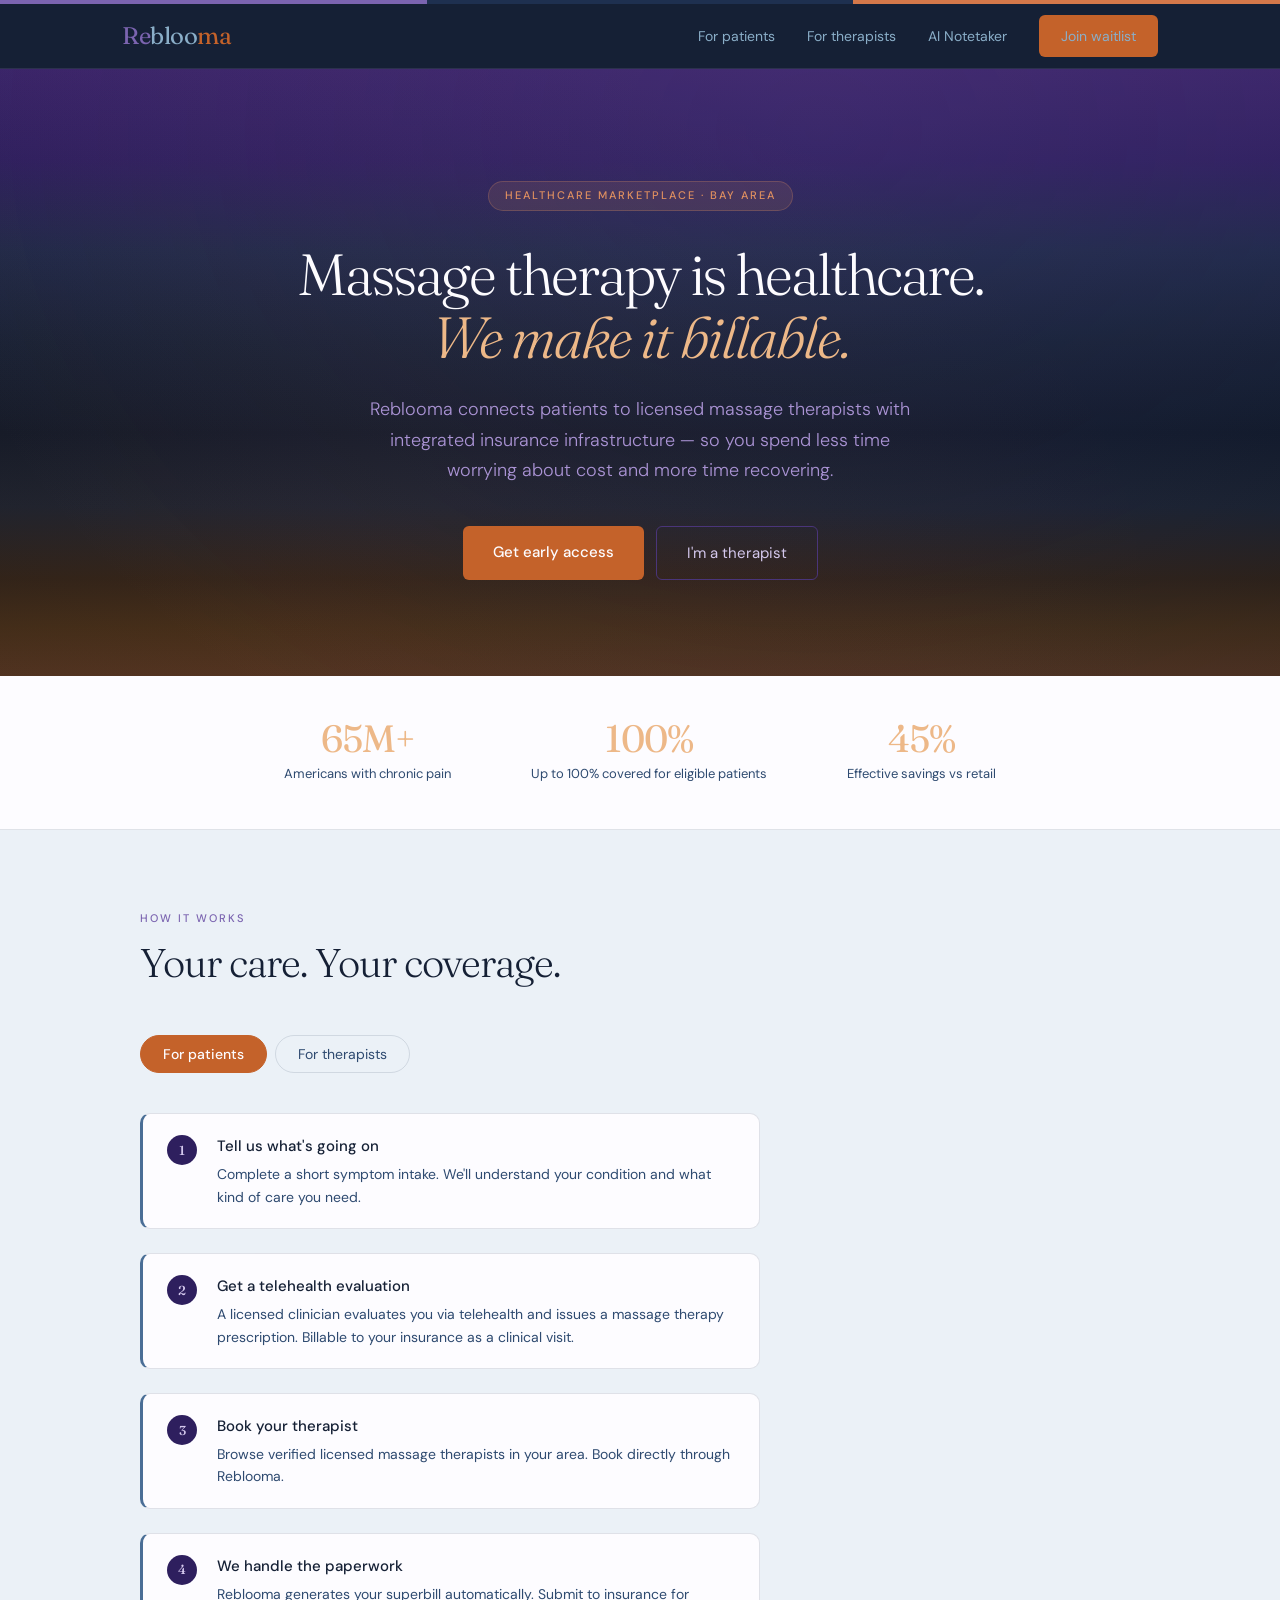
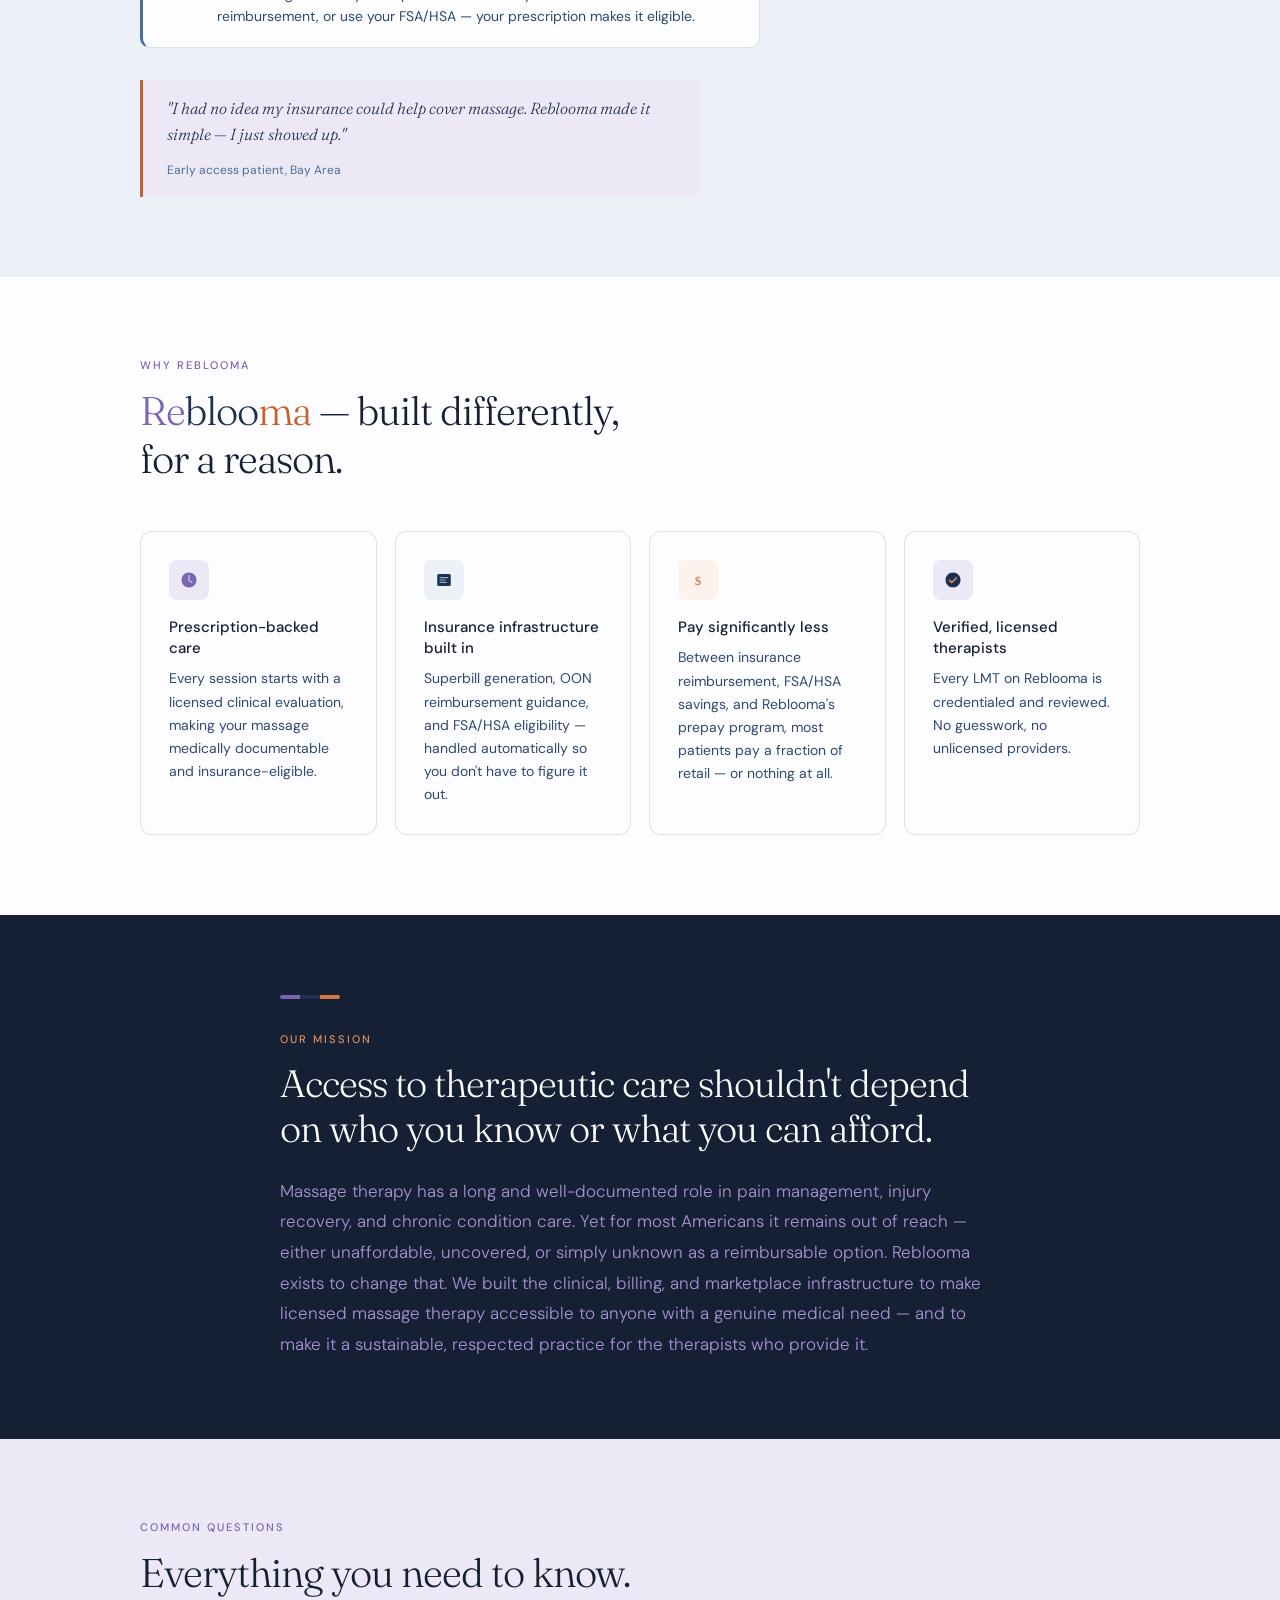
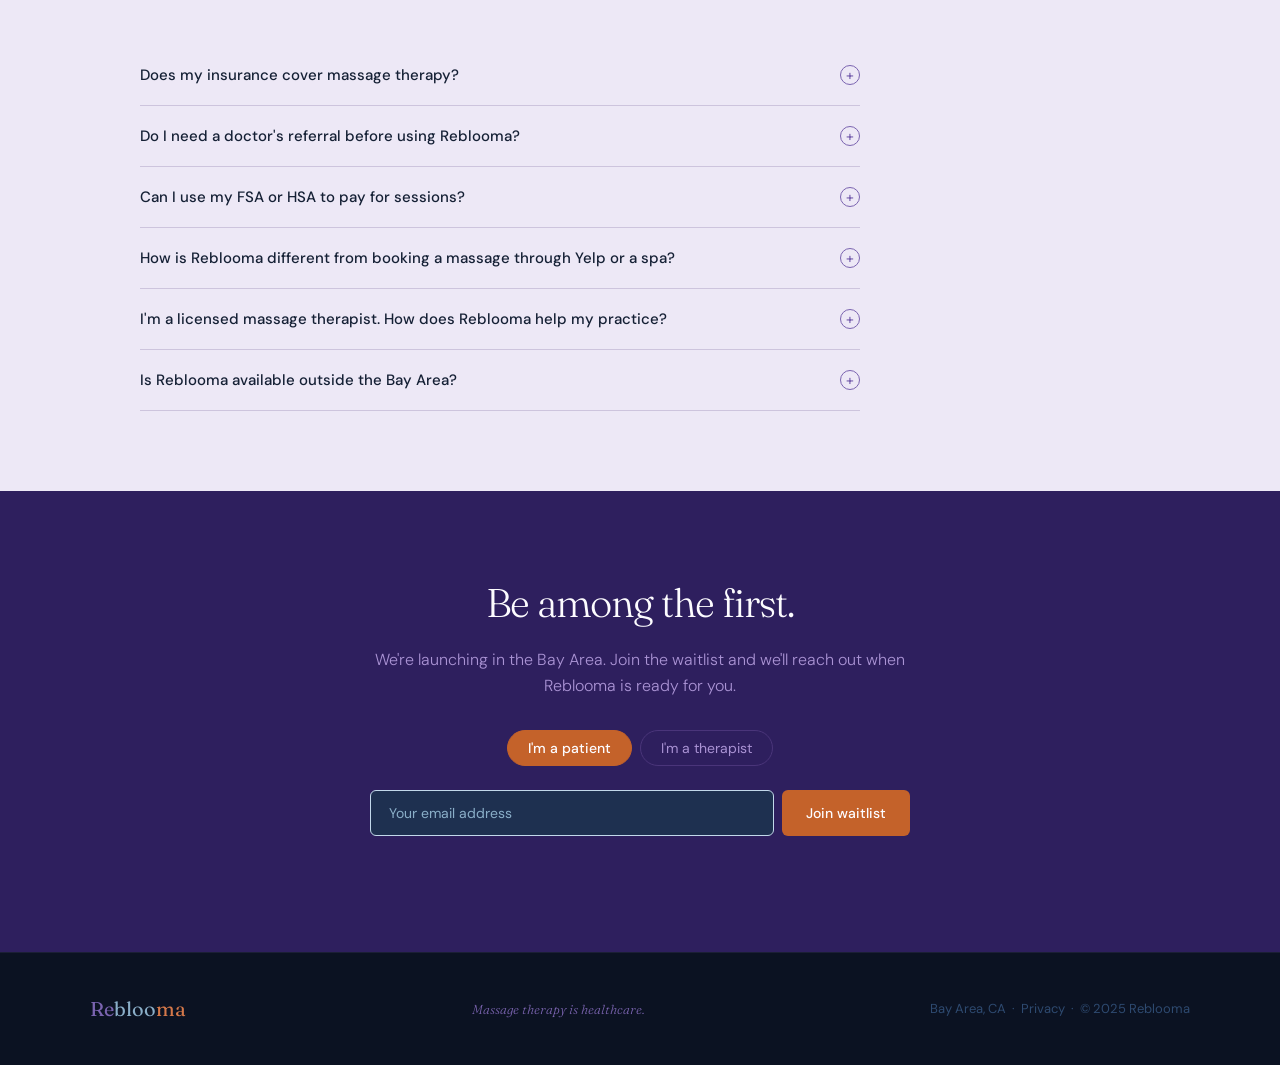
<file: legacy/index-v1.html>
<!DOCTYPE html>
<html lang="en">
<head>
<meta charset="UTF-8">
<meta name="viewport" content="width=device-width, initial-scale=1.0">
<title>Reblooma — Insurance-Covered Massage Therapy in the Bay Area</title>
<meta name="description" content="Reblooma connects patients to licensed massage therapists with integrated insurance reimbursement. Get a telehealth prescription, book a session, and let us handle the superbill. Launching in the Bay Area.">
<meta property="og:title" content="Massage therapy is healthcare. We make it billable.">
<meta property="og:description" content="Reblooma is a healthcare marketplace connecting patients to licensed massage therapists with insurance infrastructure built in. Join the waitlist.">
<meta name="theme-color" content="#152035">
<link rel="preconnect" href="https://fonts.googleapis.com">
<link rel="preconnect" href="https://fonts.gstatic.com" crossorigin>
<link href="https://fonts.googleapis.com/css2?family=Fraunces:ital,opsz,wght@0,9..144,300;0,9..144,400;0,9..144,500;1,9..144,300;1,9..144,400&family=DM+Sans:wght@300;400;500&display=swap" rel="stylesheet">
<style>
  :root {
    --plum: #1A1035;
    --violet: #2E1F5E;
    --purple: #4A357A;
    --lavender: #7B64B0;
    --lilac: #AA93D4;
    --pale-lav: #D4C8ED;
    --fog-lav: #EDE8F6;
    --ink: #0B1222;
    --navy: #152035;
    --navy-mid: #1E3050;
    --steel: #2E4A70;
    --sky: #4A6E96;
    --mist: #8AAEC8;
    --pale-blue: #C2D8EA;
    --fog: #EBF1F7;
    --amber: #C4622A;
    --ember: #D4784A;
    --glow: #E09060;
    --peach: #EDB888;
    --pale-amb: #F5DCC8;
    --white: #FDFCFF;
    --bd: rgba(30,48,80,0.13);
  }

  *, *::before, *::after { box-sizing: border-box; margin: 0; padding: 0; }

  html { scroll-behavior: smooth; }

  body {
    font-family: 'DM Sans', sans-serif;
    background: var(--fog);
    color: var(--navy);
    line-height: 1.6;
    overflow-x: hidden;
  }

  /* ── TRICOLOR BAR ── */
  .tribar {
    display: flex;
    height: 4px;
    width: 100%;
  }
  .tribar span { flex: 1; display: block; }
  .tribar .t1 { background: var(--lavender); }
  .tribar .t2 { background: var(--navy-mid); }
  .tribar .t3 { background: var(--ember); }

  /* ── NAV ── */
  nav {
    background: var(--navy);
    border-bottom: 0.5px solid rgba(170,147,212,0.15);
    position: sticky;
    top: 0;
    z-index: 100;
  }
  .nav-inner {
    max-width: 1100px;
    margin: 0 auto;
    padding: 0 2rem;
    height: 64px;
    display: flex;
    align-items: center;
    justify-content: space-between;
  }
  .logo {
    font-family: 'Fraunces', serif;
    font-size: 24px;
    font-weight: 400;
    letter-spacing: -0.5px;
    text-decoration: none;
  }
  .logo .re { color: var(--lavender); }
  .logo .bloo { color: var(--mist); }
  .logo .ma { color: var(--amber); }

  .nav-links {
    display: flex;
    align-items: center;
    gap: 2rem;
    list-style: none;
  }
  .nav-links a {
    color: var(--mist);
    text-decoration: none;
    font-size: 14px;
    font-weight: 400;
    transition: color 0.2s;
  }
  .nav-links a:hover { color: var(--pale-lav); }

  .btn-amber {
    background: var(--amber);
    color: var(--white);
    border: none;
    padding: 10px 22px;
    border-radius: 6px;
    font-size: 14px;
    font-family: 'DM Sans', sans-serif;
    font-weight: 500;
    cursor: pointer;
    transition: background 0.2s, transform 0.15s;
    text-decoration: none;
    display: inline-block;
  }
  .btn-amber:hover { background: var(--ember); transform: translateY(-1px); }

  .btn-outline {
    background: transparent;
    color: var(--pale-lav);
    border: 0.5px solid var(--purple);
    padding: 10px 22px;
    border-radius: 6px;
    font-size: 14px;
    font-family: 'DM Sans', sans-serif;
    font-weight: 400;
    cursor: pointer;
    transition: border-color 0.2s, background 0.2s;
    text-decoration: none;
    display: inline-block;
  }
  .btn-outline:hover { border-color: var(--lavender); background: rgba(123,100,176,0.1); }

  .hamburger {
    display: none;
    flex-direction: column;
    gap: 5px;
    cursor: pointer;
    padding: 4px;
    background: none;
    border: none;
  }
  .hamburger span {
    display: block;
    width: 22px;
    height: 1.5px;
    background: var(--pale-lav);
    transition: all 0.3s;
  }

  .mobile-menu {
    display: none;
    background: var(--violet);
    padding: 1.5rem 2rem;
    border-top: 0.5px solid rgba(170,147,212,0.15);
  }
  .mobile-menu.open { display: block; }
  .mobile-menu a {
    display: block;
    color: var(--lilac);
    text-decoration: none;
    font-size: 16px;
    padding: 0.75rem 0;
    border-bottom: 0.5px solid rgba(170,147,212,0.1);
  }
  .mobile-menu .btn-amber { margin-top: 1.25rem; width: 100%; text-align: center; }

  /* ── HERO ── */
  .hero {
    background: linear-gradient(180deg, #3A2468 0%, #2E1F5E 15%, #1E2848 30%, #152035 45%, #0F1828 60%, #18202E 72%, #2A2018 84%, #3C2A18 92%, #4A3020 100%);
    padding: 7rem 2rem 6rem;
    text-align: center;
    position: relative;
    overflow: hidden;
  }
  .hero::before {
    content: '';
    position: absolute;
    top: -50%;
    left: -20%;
    width: 140%;
    height: 200%;
    background: radial-gradient(ellipse at 60% 30%, rgba(123,100,176,0.12) 0%, transparent 60%),
                radial-gradient(ellipse at 30% 70%, rgba(196,98,42,0.08) 0%, transparent 50%);
    pointer-events: none;
  }
  .hero-inner {
    max-width: 780px;
    margin: 0 auto;
    position: relative;
    z-index: 1;
  }
  .eyebrow {
    display: inline-block;
    font-size: 11px;
    font-weight: 500;
    letter-spacing: 2px;
    text-transform: uppercase;
    color: var(--glow);
    background: rgba(224,144,96,0.12);
    border: 0.5px solid rgba(224,144,96,0.25);
    padding: 5px 16px;
    border-radius: 100px;
    margin-bottom: 2rem;
    animation: fadeUp 0.7s ease both;
  }
  .hero h1 {
    font-family: 'Fraunces', serif;
    font-size: 58px;
    font-weight: 300;
    line-height: 1.1;
    letter-spacing: -2px;
    color: var(--white);
    margin-bottom: 1.5rem;
    animation: fadeUp 0.7s 0.1s ease both;
  }
  .hero h1 em {
    font-style: italic;
    color: var(--peach);
  }
  .hero-sub {
    font-size: 18px;
    color: var(--lilac);
    line-height: 1.7;
    font-weight: 300;
    margin-bottom: 2.5rem;
    max-width: 560px;
    margin-left: auto;
    margin-right: auto;
    animation: fadeUp 0.7s 0.2s ease both;
  }
  .hero-actions {
    display: flex;
    gap: 12px;
    justify-content: center;
    flex-wrap: wrap;
    animation: fadeUp 0.7s 0.3s ease both;
  }
  .hero-actions .btn-amber,
  .hero-actions .btn-outline {
    padding: 14px 30px;
    font-size: 15px;
  }

  @keyframes fadeUp {
    from { opacity: 0; transform: translateY(18px); }
    to { opacity: 1; transform: translateY(0); }
  }

  /* ── STAT BAR ── */
  .stat-bar {
    background: var(--white);
    border-bottom: 0.5px solid var(--bd);
  }
  .stat-bar-inner {
    max-width: 900px;
    margin: 0 auto;
    padding: 2.75rem 2rem;
    display: flex;
    justify-content: center;
    gap: 5rem;
    flex-wrap: wrap;
  }
  .stat { text-align: center; }
  .stat-num {
    display: block;
    font-family: 'Fraunces', serif;
    font-size: 38px;
    font-weight: 400;
    color: var(--peach);
    letter-spacing: -1px;
    line-height: 1;
  }
  .stat-label {
    display: block;
    font-size: 13px;
    color: var(--steel);
    margin-top: 6px;
    font-weight: 400;
  }

  /* ── SECTIONS ── */
  section { padding: 5rem 2rem; }
  .section-inner { max-width: 1000px; margin: 0 auto; }
  .section-label {
    font-size: 11px;
    font-weight: 500;
    letter-spacing: 2px;
    text-transform: uppercase;
    color: var(--lavender);
    margin-bottom: 0.75rem;
    display: block;
  }
  .section-h2 {
    font-family: 'Fraunces', serif;
    font-size: 40px;
    font-weight: 300;
    letter-spacing: -1px;
    color: var(--navy);
    line-height: 1.2;
    margin-bottom: 3rem;
  }

  /* ── TABS ── */
  .tabs {
    display: flex;
    gap: 8px;
    margin-bottom: 2.5rem;
  }
  .tab-btn {
    padding: 9px 22px;
    border-radius: 100px;
    font-size: 14px;
    font-family: 'DM Sans', sans-serif;
    cursor: pointer;
    border: 0.5px solid var(--bd);
    background: transparent;
    color: var(--steel);
    transition: all 0.2s;
  }
  .tab-btn.active {
    background: var(--amber);
    color: var(--white);
    border-color: var(--amber);
    font-weight: 500;
  }
  .tab-pane { display: none; }
  .tab-pane.active { display: block; }

  /* ── STEPS ── */
  .steps { display: flex; flex-direction: column; gap: 1.5rem; max-width: 620px; }
  .step {
    display: flex;
    gap: 1.25rem;
    align-items: flex-start;
    background: var(--white);
    border: 0.5px solid var(--bd);
    border-left: 3px solid var(--sky);
    border-radius: 10px;
    padding: 1.25rem 1.5rem;
    transition: border-left-color 0.2s, box-shadow 0.2s;
  }
  .step:hover { border-left-color: var(--amber); box-shadow: 0 4px 20px rgba(30,48,80,0.07); }
  .step.lmt-step { border-left-color: var(--lavender); }
  .step.lmt-step:hover { border-left-color: var(--peach); }
  .step-num {
    width: 30px;
    height: 30px;
    border-radius: 50%;
    background: var(--violet);
    color: var(--pale-lav);
    font-size: 13px;
    font-weight: 500;
    display: flex;
    align-items: center;
    justify-content: center;
    flex-shrink: 0;
    margin-top: 1px;
    font-family: 'Fraunces', serif;
  }
  .step-body h4 {
    font-size: 15px;
    font-weight: 500;
    color: var(--navy);
    margin-bottom: 5px;
  }
  .step-body p {
    font-size: 14px;
    color: var(--steel);
    line-height: 1.6;
  }

  .pull-quote {
    margin-top: 2rem;
    border-left: 3px solid var(--amber);
    padding: 1rem 1.5rem;
    background: var(--fog-lav);
    border-radius: 0 8px 8px 0;
    max-width: 560px;
  }
  .pull-quote.lmt { border-left-color: var(--lavender); }
  .pull-quote p {
    font-family: 'Fraunces', serif;
    font-style: italic;
    font-weight: 300;
    font-size: 16px;
    color: var(--navy-mid);
    line-height: 1.6;
    margin-bottom: 8px;
  }
  .pull-quote span { font-size: 12px; color: var(--sky); }

  /* ── FEATURE CARDS ── */
  .how-section { background: var(--fog); }
  .why-section { background: var(--white); }
  .cards-grid {
    display: grid;
    grid-template-columns: repeat(auto-fit, minmax(220px, 1fr));
    gap: 18px;
  }
  .feat-card {
    background: var(--white);
    border: 0.5px solid var(--bd);
    border-radius: 12px;
    padding: 1.75rem;
    transition: border-color 0.2s, transform 0.2s, box-shadow 0.2s;
  }
  .feat-card:hover {
    border-color: var(--purple);
    transform: translateY(-3px);
    box-shadow: 0 8px 32px rgba(30,48,80,0.09);
  }
  .feat-icon {
    width: 40px;
    height: 40px;
    border-radius: 8px;
    background: var(--fog-lav);
    display: flex;
    align-items: center;
    justify-content: center;
    margin-bottom: 1.1rem;
  }
  .feat-icon svg { width: 18px; height: 18px; }
  .feat-card h3 {
    font-size: 15px;
    font-weight: 500;
    color: var(--navy);
    margin-bottom: 8px;
    line-height: 1.4;
  }
  .feat-card p {
    font-size: 14px;
    color: var(--steel);
    line-height: 1.65;
  }

  /* ── MISSION ── */
  .mission-section {
    background: var(--navy);
    padding: 5rem 2rem;
  }
  .mission-inner {
    max-width: 720px;
    margin: 0 auto;
  }
  .mission-section .section-label { color: var(--glow); }
  .mission-section .section-h2 {
    color: var(--white);
    font-size: 38px;
    margin-bottom: 1.5rem;
  }
  .mission-section p {
    font-size: 17px;
    color: var(--lilac);
    line-height: 1.8;
    font-weight: 300;
  }

  /* ── FAQ ── */
  .faq-section { background: var(--fog-lav); }
  .faq-list { max-width: 720px; }
  .faq-item {
    border-bottom: 0.5px solid rgba(74,53,122,0.2);
  }
  .faq-q {
    width: 100%;
    text-align: left;
    background: none;
    border: none;
    padding: 1.25rem 0;
    font-size: 15px;
    font-weight: 500;
    color: var(--navy);
    font-family: 'DM Sans', sans-serif;
    cursor: pointer;
    display: flex;
    justify-content: space-between;
    align-items: center;
    gap: 1rem;
    transition: color 0.2s;
  }
  .faq-q:hover { color: var(--purple); }
  .faq-q .faq-icon {
    flex-shrink: 0;
    width: 20px;
    height: 20px;
    border-radius: 50%;
    border: 0.5px solid var(--lavender);
    display: flex;
    align-items: center;
    justify-content: center;
    color: var(--lavender);
    font-size: 14px;
    transition: transform 0.25s, background 0.2s;
  }
  .faq-item.open .faq-icon {
    transform: rotate(45deg);
    background: var(--lavender);
    color: var(--white);
  }
  .faq-a {
    font-size: 14px;
    color: var(--steel);
    line-height: 1.7;
    max-height: 0;
    overflow: hidden;
    transition: max-height 0.35s ease, padding 0.2s;
    border-left: 3px solid var(--purple);
    padding-left: 0;
    margin-left: 0;
    border-left-width: 0;
  }
  .faq-item.open .faq-a {
    max-height: 200px;
    padding: 0 0 1.25rem 1.25rem;
    border-left-width: 3px;
  }

  /* ── WAITLIST ── */
  .waitlist-section {
    background: var(--violet);
    padding: 5rem 2rem;
    text-align: center;
  }
  .waitlist-inner { max-width: 540px; margin: 0 auto; }
  .waitlist-section h2 {
    font-family: 'Fraunces', serif;
    font-size: 40px;
    font-weight: 300;
    letter-spacing: -1px;
    color: var(--white);
    margin-bottom: 0.75rem;
  }
  .waitlist-section .sub {
    font-size: 16px;
    color: var(--lilac);
    margin-bottom: 2rem;
    line-height: 1.6;
    font-weight: 300;
  }
  .wl-toggle {
    display: flex;
    gap: 8px;
    justify-content: center;
    margin-bottom: 1.5rem;
  }
  .wl-tab {
    padding: 8px 20px;
    border-radius: 100px;
    font-size: 14px;
    font-family: 'DM Sans', sans-serif;
    cursor: pointer;
    border: 0.5px solid var(--purple);
    background: transparent;
    color: var(--lilac);
    transition: all 0.2s;
  }
  .wl-tab.active {
    background: var(--amber);
    color: var(--white);
    border-color: var(--amber);
    font-weight: 500;
  }
  .wl-form {
    display: flex;
    gap: 8px;
    flex-wrap: wrap;
    justify-content: center;
  }
  .wl-form input {
    flex: 1;
    min-width: 220px;
    padding: 13px 18px;
    border-radius: 6px;
    border: 0.5px solid var(--pale-blue);
    background: var(--navy-mid);
    font-size: 14px;
    font-family: 'DM Sans', sans-serif;
    color: var(--white);
    outline: none;
    transition: border-color 0.2s;
  }
  .wl-form input::placeholder { color: var(--mist); }
  .wl-form input:focus { border-color: var(--lavender); }
  .wl-form .btn-amber { padding: 13px 24px; }
  .wl-confirm {
    font-size: 13px;
    color: var(--pale-amb);
    margin-top: 1rem;
    min-height: 20px;
  }

  /* ── FOOTER ── */
  footer {
    background: var(--ink);
    padding: 2.5rem 2rem;
    border-top: 0.5px solid rgba(170,147,212,0.1);
  }
  .footer-inner {
    max-width: 1100px;
    margin: 0 auto;
    display: flex;
    justify-content: space-between;
    align-items: center;
    flex-wrap: wrap;
    gap: 1rem;
  }
  .footer-logo { font-family: 'Fraunces', serif; font-size: 20px; font-weight: 400; }
  .footer-logo .re { color: var(--lavender); }
  .footer-logo .bloo { color: var(--mist); }
  .footer-logo .ma { color: var(--ember); }
  footer p { font-size: 13px; color: var(--steel); }
  footer a { color: var(--steel); text-decoration: none; transition: color 0.2s; }
  footer a:hover { color: var(--lilac); }
  .footer-tagline {
    font-size: 13px;
    color: var(--lavender);
    font-family: 'Fraunces', serif;
    font-style: italic;
    font-weight: 300;
  }

  /* ── SCROLL REVEAL ── */
  .reveal {
    opacity: 0;
    transform: translateY(24px);
    transition: opacity 0.65s ease, transform 0.65s ease;
  }
  .reveal.visible {
    opacity: 1;
    transform: translateY(0);
  }

  /* ── RESPONSIVE ── */
  @media (max-width: 768px) {
    .nav-links { display: none; }
    .hamburger { display: flex; }
    .hero h1 { font-size: 36px; letter-spacing: -1px; }
    .hero-sub { font-size: 16px; }
    .stat-bar-inner { gap: 2.5rem; }
    .stat-num { font-size: 30px; }
    .section-h2 { font-size: 30px; }
    .cards-grid { grid-template-columns: 1fr; }
    .mission-section .section-h2 { font-size: 28px; }
    .waitlist-section h2 { font-size: 30px; }
    .footer-inner { flex-direction: column; text-align: center; }
    .tabs { overflow-x: auto; padding-bottom: 4px; }
  }
</style>
</head>
<body>

<!-- NAV -->
<nav>
  <div class="tribar"><span class="t1"></span><span class="t2"></span><span class="t3"></span></div>
  <div class="nav-inner">
    <a href="#" class="logo"><span class="re">Re</span><span class="bloo">bloo</span><span class="ma">ma</span></a>
    <ul class="nav-links">
      <li><a href="#how-it-works">For patients</a></li>
      <li><a href="#how-it-works" onclick="setTimeout(()=>switchTab('lmt'),100)">For therapists</a></li>
      <li><a href="notetaker.html">AI Notetaker</a></li>
      <li><a href="#waitlist" class="btn-amber">Join waitlist</a></li>
    </ul>
    <button class="hamburger" onclick="toggleMenu()" aria-label="Menu">
      <span></span><span></span><span></span>
    </button>
  </div>
  <div class="mobile-menu" id="mobile-menu">
    <a href="#how-it-works" onclick="toggleMenu()">For patients</a>
    <a href="#how-it-works" onclick="toggleMenu(); setTimeout(()=>switchTab('lmt'),200)">For therapists</a>
    <a href="notetaker.html" onclick="toggleMenu()">AI Notetaker</a>
    <a href="#waitlist" class="btn-amber" onclick="toggleMenu()">Join waitlist</a>
  </div>
</nav>

<!-- HERO -->
<div class="hero">
  <div class="hero-inner">
    <div class="eyebrow">Healthcare marketplace · Bay Area</div>
    <h1>Massage therapy is healthcare.<br><em>We make it billable.</em></h1>
    <p class="hero-sub">Reblooma connects patients to licensed massage therapists with integrated insurance infrastructure — so you spend less time worrying about cost and more time recovering.</p>
    <div class="hero-actions">
      <a href="#waitlist" class="btn-amber">Get early access</a>
      <a href="#how-it-works" class="btn-outline" onclick="setTimeout(()=>switchTab('lmt'),100)">I'm a therapist</a>
    </div>
  </div>
</div>

<!-- STAT BAR -->
<div class="stat-bar">
  <div class="stat-bar-inner">
    <div class="stat reveal">
      <span class="stat-num">65M+</span>
      <span class="stat-label">Americans with chronic pain</span>
    </div>
    <div class="stat reveal" style="transition-delay:0.1s">
      <span class="stat-num">100%</span>
      <span class="stat-label">Up to 100% covered for eligible patients</span>
    </div>
    <div class="stat reveal" style="transition-delay:0.2s">
      <span class="stat-num">45%</span>
      <span class="stat-label">Effective savings vs retail</span>
    </div>
  </div>
</div>

<!-- HOW IT WORKS -->
<section class="how-section" id="how-it-works">
  <div class="section-inner">
    <span class="section-label reveal">How it works</span>
    <h2 class="section-h2 reveal">Your care. Your coverage.</h2>

    <div class="tabs reveal">
      <button class="tab-btn active" id="tab-patient" onclick="switchTab('patient')">For patients</button>
      <button class="tab-btn" id="tab-lmt" onclick="switchTab('lmt')">For therapists</button>
    </div>

    <div class="tab-pane active" id="pane-patient">
      <div class="steps">
        <div class="step reveal">
          <div class="step-num">1</div>
          <div class="step-body">
            <h4>Tell us what's going on</h4>
            <p>Complete a short symptom intake. We'll understand your condition and what kind of care you need.</p>
          </div>
        </div>
        <div class="step reveal" style="transition-delay:0.1s">
          <div class="step-num">2</div>
          <div class="step-body">
            <h4>Get a telehealth evaluation</h4>
            <p>A licensed clinician evaluates you via telehealth and issues a massage therapy prescription. Billable to your insurance as a clinical visit.</p>
          </div>
        </div>
        <div class="step reveal" style="transition-delay:0.15s">
          <div class="step-num">3</div>
          <div class="step-body">
            <h4>Book your therapist</h4>
            <p>Browse verified licensed massage therapists in your area. Book directly through Reblooma.</p>
          </div>
        </div>
        <div class="step reveal" style="transition-delay:0.2s">
          <div class="step-num">4</div>
          <div class="step-body">
            <h4>We handle the paperwork</h4>
            <p>Reblooma generates your superbill automatically. Submit to insurance for reimbursement, or use your FSA/HSA — your prescription makes it eligible.</p>
          </div>
        </div>
      </div>
      <div class="pull-quote reveal" style="transition-delay:0.25s">
        <p>"I had no idea my insurance could help cover massage. Reblooma made it simple — I just showed up."</p>
        <span>Early access patient, Bay Area</span>
      </div>
    </div>

    <div class="tab-pane" id="pane-lmt">
      <div class="steps">
        <div class="step lmt-step">
          <div class="step-num">1</div>
          <div class="step-body">
            <h4>Apply to join</h4>
            <p>We verify your license and credentials. Takes minutes, not weeks.</p>
          </div>
        </div>
        <div class="step lmt-step">
          <div class="step-num">2</div>
          <div class="step-body">
            <h4>Receive qualified patients</h4>
            <p>Every Reblooma patient arrives with a clinical prescription. No cold inquiries, no explaining why massage is medically legitimate. No superbill generation needed — our <a href="notetaker.html" style="color:var(--peach);text-decoration:underline;text-decoration-color:rgba(237,184,136,0.4);">AI notetaker</a> captures the areas you treated and produces the superbill automatically.</p>
          </div>
        </div>
        <div class="step lmt-step">
          <div class="step-num">3</div>
          <div class="step-body">
            <h4>Get paid at session completion</h4>
            <p>No chasing payments, no insurance claims on your end. Reblooma handles billing infrastructure so you focus on care.</p>
          </div>
        </div>
        <div class="step lmt-step">
          <div class="step-num">4</div>
          <div class="step-body">
            <h4>Grow your practice</h4>
            <p>New to the field? Our launch program helps you build a patient base from day one with platform support and steady booking flow.</p>
          </div>
        </div>
      </div>
      <div class="pull-quote lmt">
        <p>"Finally a platform that treats massage therapy as what it is — legitimate medical care."</p>
        <span>Licensed massage therapist, San Jose</span>
      </div>
    </div>
  </div>
</section>

<!-- WHY REBLOOMA -->
<section class="why-section">
  <div class="section-inner">
    <span class="section-label reveal">Why Reblooma</span>
    <h2 class="section-h2 reveal"><span style="color:#7B64B0;">Re</span><span style="color:#1E3050;">bloo</span><span style="color:#C4622A;">ma</span> — built differently,<br>for a reason.</h2>
    <div class="cards-grid">
      <div class="feat-card reveal">
        <div class="feat-icon" style="background: #EDE8F6;">
          <svg viewBox="0 0 18 18" fill="none">
            <path d="M9 1.5C4.86 1.5 1.5 4.86 1.5 9S4.86 16.5 9 16.5 16.5 13.14 16.5 9 13.14 1.5 9 1.5z" fill="#7B64B0"/>
            <path d="M9 4.5v5.25l3 1.75" stroke="#D4C8ED" stroke-width="1.2" stroke-linecap="round"/>
          </svg>
        </div>
        <h3>Prescription-backed care</h3>
        <p>Every session starts with a licensed clinical evaluation, making your massage medically documentable and insurance-eligible.</p>
      </div>
      <div class="feat-card reveal" style="transition-delay:0.08s">
        <div class="feat-icon" style="background: #EBF1F7;">
          <svg viewBox="0 0 18 18" fill="none">
            <rect x="2.25" y="3" width="13.5" height="12" rx="1.5" fill="#1E3050"/>
            <rect x="4.5" y="6" width="9" height="1.2" rx="0.6" fill="#8AAEC8"/>
            <rect x="4.5" y="8.4" width="6" height="1.2" rx="0.6" fill="#8AAEC8"/>
            <rect x="4.5" y="10.8" width="7.5" height="1.2" rx="0.6" fill="#8AAEC8"/>
          </svg>
        </div>
        <h3>Insurance infrastructure built in</h3>
        <p>Superbill generation, OON reimbursement guidance, and FSA/HSA eligibility — handled automatically so you don't have to figure it out.</p>
      </div>
      <div class="feat-card reveal" style="transition-delay:0.16s">
        <div class="feat-icon" style="background: #FDF3EC;">
          <svg viewBox="0 0 18 18" fill="none">
            <text x="9" y="13.5" text-anchor="middle" font-size="13" font-weight="500" font-family="Georgia, serif" fill="#C4622A">$</text>
          </svg>
        </div>
        <h3>Pay significantly less</h3>
        <p>Between insurance reimbursement, FSA/HSA savings, and Reblooma's prepay program, most patients pay a fraction of retail — or nothing at all.</p>
      </div>
      <div class="feat-card reveal" style="transition-delay:0.24s">
        <div class="feat-icon" style="background: #EDE8F6;">
          <svg viewBox="0 0 18 18" fill="none">
            <path d="M9 1.5C4.86 1.5 1.5 4.86 1.5 9S4.86 16.5 9 16.5 16.5 13.14 16.5 9 13.14 1.5 9 1.5z" fill="#1E3050"/>
            <path d="M5.5 9.25l2.25 2.25 4.75-4.75" stroke="#E09060" stroke-width="1.4" stroke-linecap="round" stroke-linejoin="round"/>
          </svg>
        </div>
        <h3>Verified, licensed therapists</h3>
        <p>Every LMT on Reblooma is credentialed and reviewed. No guesswork, no unlicensed providers.</p>
      </div>
    </div>
  </div>
</section>

<!-- MISSION -->
<section class="mission-section">
  <div class="mission-inner">
    <div class="tribar reveal" style="width:60px; margin-bottom:2rem; border-radius:2px; overflow:hidden;">
      <span class="t1"></span><span class="t2"></span><span class="t3"></span>
    </div>
    <span class="section-label reveal">Our mission</span>
    <h2 class="section-h2 reveal">Access to therapeutic care shouldn't depend on who you know or what you can afford.</h2>
    <p class="reveal">Massage therapy has a long and well-documented role in pain management, injury recovery, and chronic condition care. Yet for most Americans it remains out of reach — either unaffordable, uncovered, or simply unknown as a reimbursable option. Reblooma exists to change that. We built the clinical, billing, and marketplace infrastructure to make licensed massage therapy accessible to anyone with a genuine medical need — and to make it a sustainable, respected practice for the therapists who provide it.</p>
  </div>
</section>

<!-- FAQ -->
<section class="faq-section">
  <div class="section-inner">
    <span class="section-label reveal">Common questions</span>
    <h2 class="section-h2 reveal">Everything you need to know.</h2>
    <div class="faq-list reveal">

      <div class="faq-item">
        <button class="faq-q" onclick="toggleFaq(this)">
          Does my insurance cover massage therapy?
          <span class="faq-icon">+</span>
        </button>
        <div class="faq-a">Many commercial insurance plans offer out-of-network reimbursement for massage therapy when prescribed by a licensed clinician. Reblooma's intake process includes a telehealth evaluation that generates a clinical prescription, which is the key document your insurance needs to process a claim. Coverage varies by plan — we help you understand what you're entitled to before you book.</div>
      </div>

      <div class="faq-item">
        <button class="faq-q" onclick="toggleFaq(this)">
          Do I need a doctor's referral before using Reblooma?
          <span class="faq-icon">+</span>
        </button>
        <div class="faq-a">No. Reblooma connects you directly to a licensed physical therapist via telehealth who evaluates your condition and issues a prescription if appropriate. You don't need to see your primary care doctor first.</div>
      </div>

      <div class="faq-item">
        <button class="faq-q" onclick="toggleFaq(this)">
          Can I use my FSA or HSA to pay for sessions?
          <span class="faq-icon">+</span>
        </button>
        <div class="faq-a">Yes. Because every Reblooma session is backed by a clinical prescription, your sessions qualify as a medical expense eligible for FSA and HSA reimbursement. This can meaningfully reduce your out-of-pocket cost.</div>
      </div>

      <div class="faq-item">
        <button class="faq-q" onclick="toggleFaq(this)">
          How is Reblooma different from booking a massage through Yelp or a spa?
          <span class="faq-icon">+</span>
        </button>
        <div class="faq-a">Reblooma is a healthcare platform, not a booking app. Every therapist on our platform is licensed and credentialed, every session is prescription-backed, and we handle the insurance and billing infrastructure that a spa or booking directory simply doesn't provide.</div>
      </div>

      <div class="faq-item">
        <button class="faq-q" onclick="toggleFaq(this)">
          I'm a licensed massage therapist. How does Reblooma help my practice?
          <span class="faq-icon">+</span>
        </button>
        <div class="faq-a">Reblooma sends you qualified patients who arrive with clinical prescriptions, handles payment at session completion, and manages billing administration on your behalf. You focus on delivering care — we handle everything else.</div>
      </div>

      <div class="faq-item">
        <button class="faq-q" onclick="toggleFaq(this)">
          Is Reblooma available outside the Bay Area?
          <span class="faq-icon">+</span>
        </button>
        <div class="faq-a">We're launching in the Bay Area first. If you're outside that area, join the waitlist and we'll notify you when we expand to your region.</div>
      </div>

    </div>
  </div>
</section>

<!-- WAITLIST -->
<section class="waitlist-section" id="waitlist">
  <div class="waitlist-inner">
    <h2 class="reveal">Be among the first.</h2>
    <p class="sub reveal">We're launching in the Bay Area. Join the waitlist and we'll reach out when Reblooma is ready for you.</p>
    <div class="wl-toggle reveal">
      <button class="wl-tab active" id="wl-patient" onclick="switchWaitlist('patient')">I'm a patient</button>
      <button class="wl-tab" id="wl-lmt" onclick="switchWaitlist('lmt')">I'm a therapist</button>
    </div>
    <div class="wl-form reveal">
      <input type="email" id="wl-email" placeholder="Your email address">
      <button class="btn-amber" onclick="handleWaitlist()">Join waitlist</button>
    </div>
    <p class="wl-confirm" id="wl-confirm"></p>
  </div>
</section>

<!-- FOOTER -->
<footer>
  <div class="footer-inner">
    <div class="footer-logo"><span class="re">Re</span><span class="bloo">bloo</span><span class="ma">ma</span></div>
    <p class="footer-tagline">Massage therapy is healthcare.</p>
    <p>Bay Area, CA &nbsp;·&nbsp; <a href="#">Privacy</a> &nbsp;·&nbsp; © 2025 Reblooma</p>
  </div>
</footer>

<script>
  // Tab switching
  function switchTab(lane) {
    document.querySelectorAll('.tab-btn').forEach(b => b.classList.remove('active'));
    document.querySelectorAll('.tab-pane').forEach(p => p.classList.remove('active'));
    document.getElementById('tab-' + lane).classList.add('active');
    document.getElementById('pane-' + lane).classList.add('active');
  }

  // Waitlist toggle
  var wlType = 'patient';
  function switchWaitlist(type) {
    wlType = type;
    document.querySelectorAll('.wl-tab').forEach(b => b.classList.remove('active'));
    document.getElementById('wl-' + type).classList.add('active');
    document.getElementById('wl-confirm').textContent = '';
  }

  function handleWaitlist() {
    var email = document.getElementById('wl-email').value.trim();
    var confirm = document.getElementById('wl-confirm');
    if (!email || !email.includes('@')) {
      confirm.textContent = 'Please enter a valid email address.';
      confirm.style.color = '#EDB888';
      return;
    }
    var label = wlType === 'lmt' ? 'therapist' : 'patient';
    confirm.textContent = "You're on the list as a " + label + ". We'll be in touch soon.";
    confirm.style.color = '#F5DCC8';
    document.getElementById('wl-email').value = '';
  }

  // FAQ accordion
  function toggleFaq(btn) {
    var item = btn.parentElement;
    var isOpen = item.classList.contains('open');
    document.querySelectorAll('.faq-item').forEach(i => i.classList.remove('open'));
    if (!isOpen) item.classList.add('open');
  }

  // Mobile menu
  function toggleMenu() {
    document.getElementById('mobile-menu').classList.toggle('open');
  }

  // Scroll reveal
  var reveals = document.querySelectorAll('.reveal');
  var observer = new IntersectionObserver(function(entries) {
    entries.forEach(function(entry) {
      if (entry.isIntersecting) {
        entry.target.classList.add('visible');
        observer.unobserve(entry.target);
      }
    });
  }, { threshold: 0.12 });
  reveals.forEach(function(el) { observer.observe(el); });
</script>
</body>
</html>
</file>
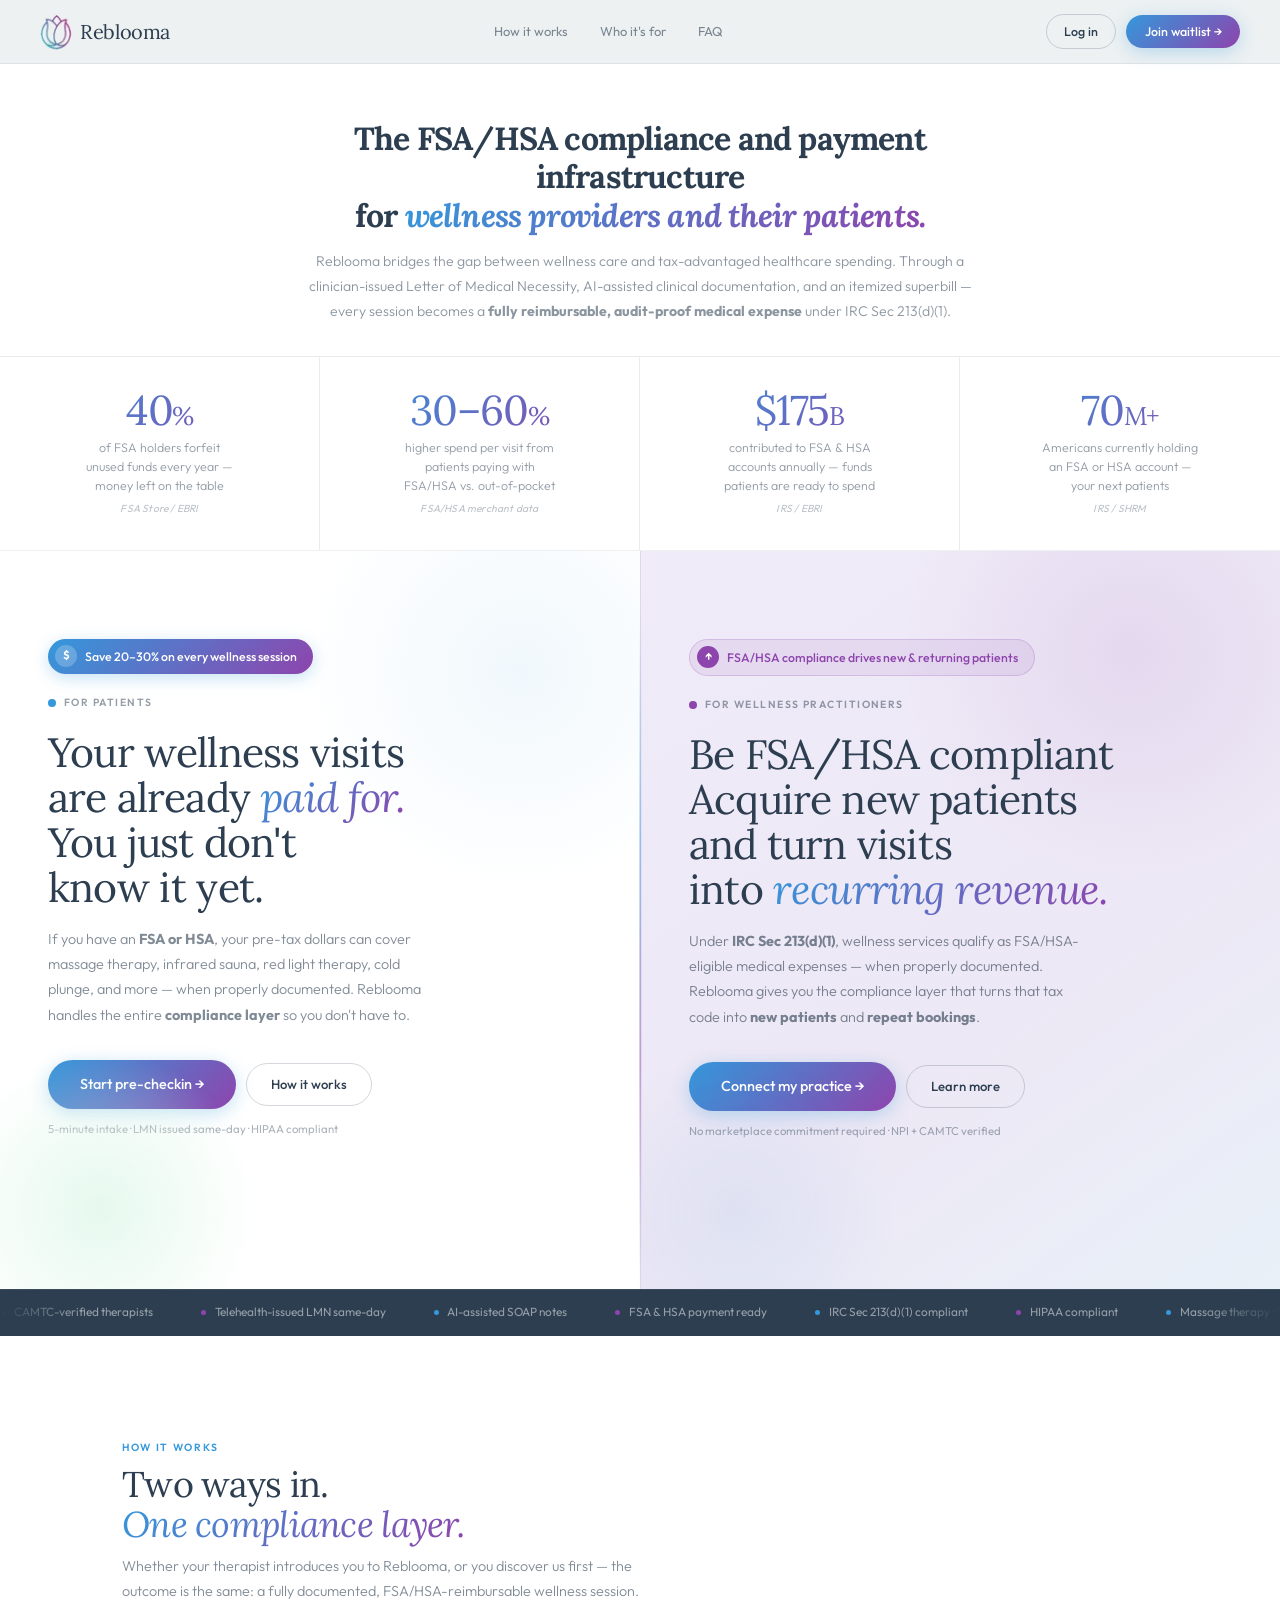
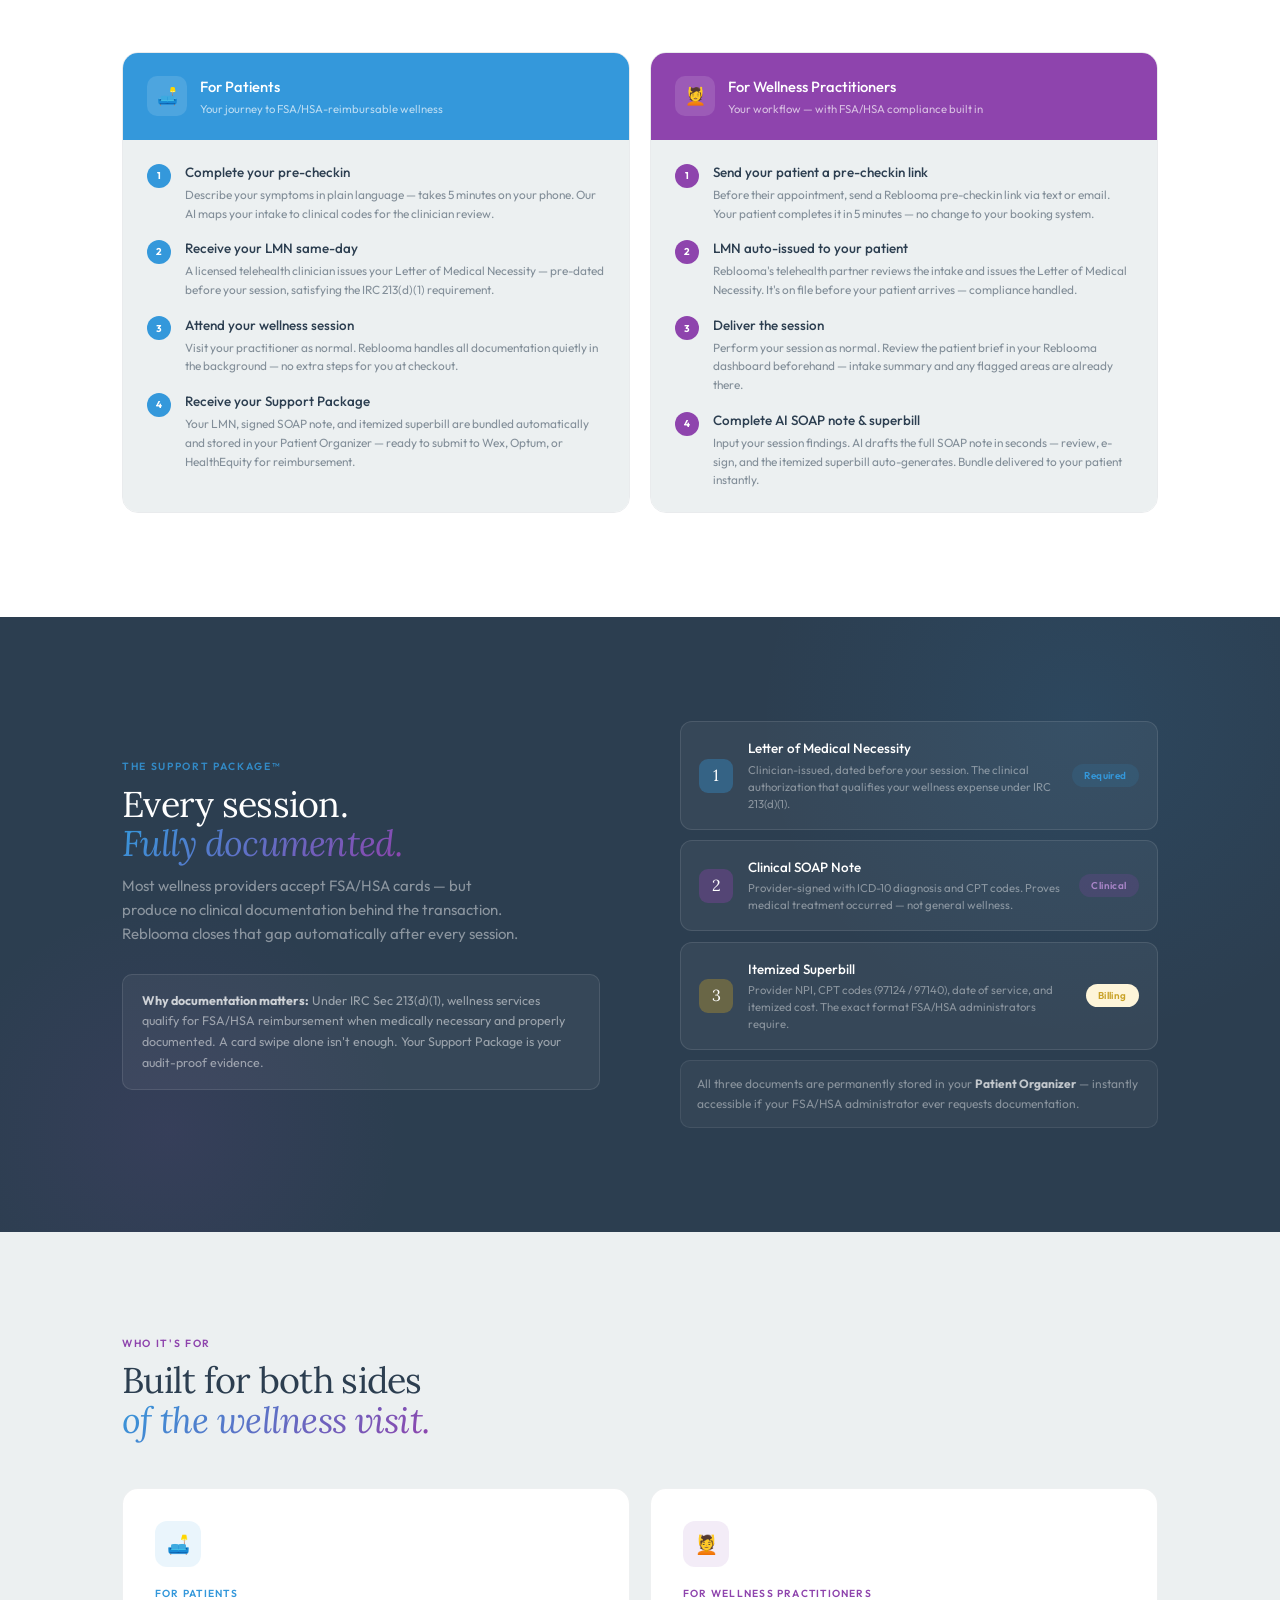
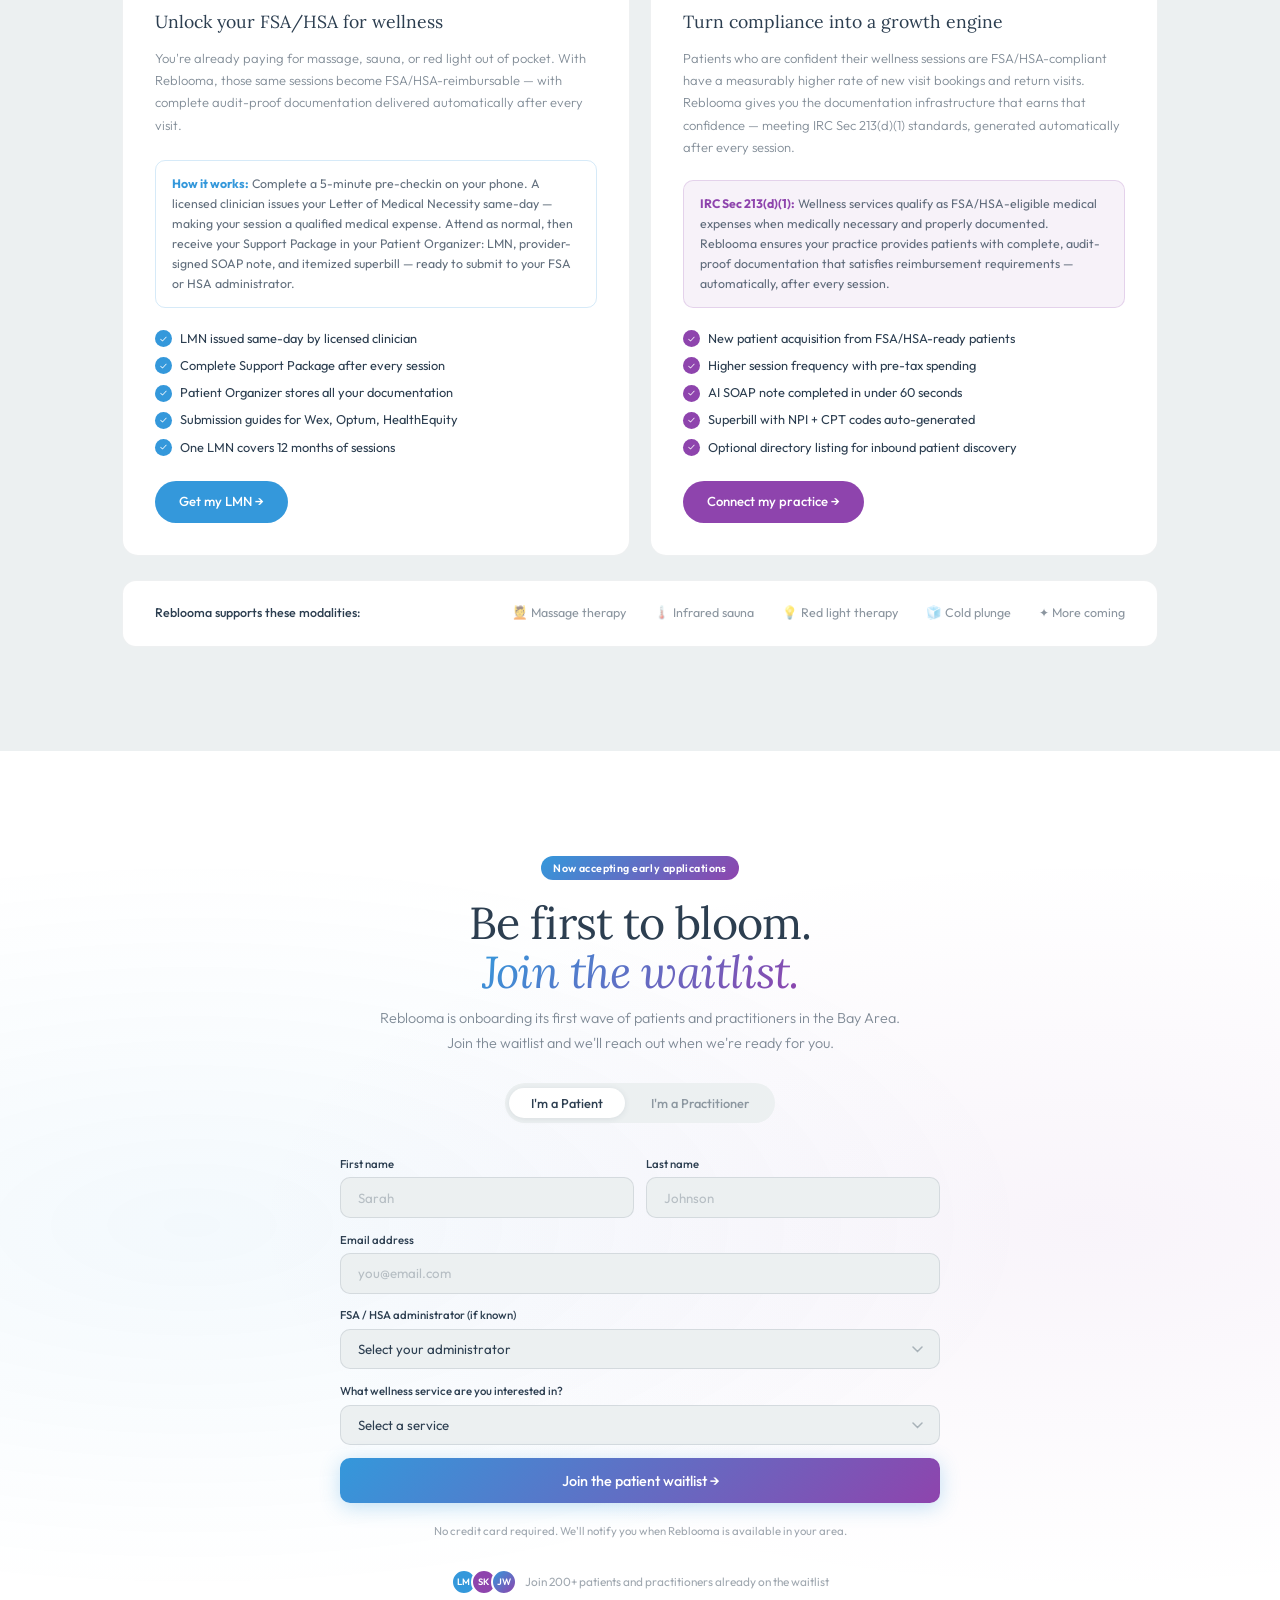
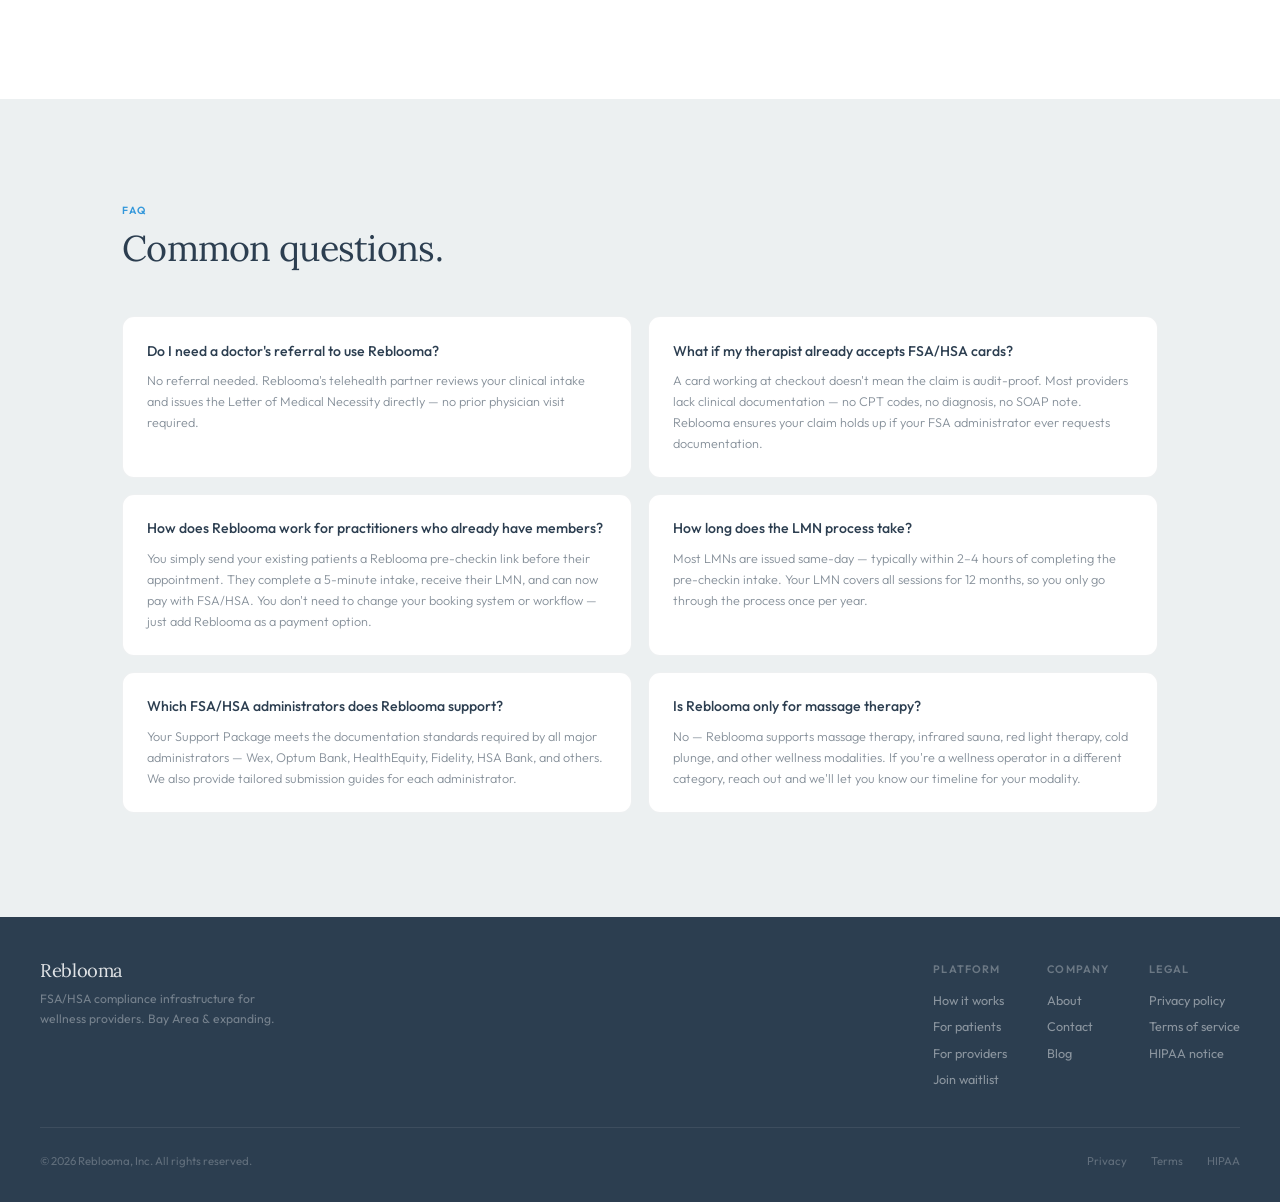
<file: legacy/index-v2-fsa-payments.html>
<!DOCTYPE html>
<html lang="en">
<head>
<meta charset="UTF-8">
<meta name="viewport" content="width=device-width, initial-scale=1.0">
<title>Reblooma — FSA/HSA Payments for Wellness Providers</title>
<link rel="preconnect" href="https://fonts.googleapis.com">
<link rel="preconnect" href="https://fonts.gstatic.com" crossorigin>
<link href="https://fonts.googleapis.com/css2?family=Lora:ital,wght@0,400;0,500;0,600;1,400;1,500&family=Outfit:wght@300;400;500;600&display=swap" rel="stylesheet">
<style>
/* ─────────────────────────────
   RESET & ROOT
───────────────────────────── */
*,*::before,*::after{margin:0;padding:0;box-sizing:border-box;}
html{scroll-behavior:smooth;}
:root{
  /* Brand palette */
  --teal:     #3498db;
  --purple:   #8e44ad;
  --charcoal: #2c3e50;
  --bg:       #ecf0f1;
  --white:    #ffffff;
  --coral:    #f5b7b1;
  --coral-d:  #e8786f;
  --gold:     #fef5d9;
  --gold-d:   #c9a227;
  --sage:     #d5f5e3;
  --sage-d:   #1a7a4a;

  /* Gradient — the brand signature */
  --grad:        linear-gradient(135deg, #3498db 0%, #8e44ad 100%);
  --grad-soft:   linear-gradient(135deg, rgba(52,152,219,.12) 0%, rgba(142,68,173,.12) 100%);
  --grad-text:   linear-gradient(135deg, #3498db, #8e44ad);

  /* Typography */
  --serif: 'Lora', Georgia, serif;
  --sans:  'Outfit', sans-serif;

  /* Shadows */
  --sh-sm: 0 1px 4px rgba(44,62,80,.07), 0 4px 16px rgba(44,62,80,.04);
  --sh-md: 0 4px 24px rgba(44,62,80,.1);
  --sh-lg: 0 12px 48px rgba(44,62,80,.14);

  --radius: 16px;
  --radius-sm: 10px;
}
body{
  font-family:var(--sans);
  background:var(--bg);
  color:var(--charcoal);
  font-size:15px;
  line-height:1.6;
  -webkit-font-smoothing:antialiased;
}
h1,h2,h3{font-family:var(--serif);font-weight:300;letter-spacing:-.02em;line-height:1.1;}
img{display:block;max-width:100%;}

/* ─────────────────────────────
   GRADIENT UTILITIES
───────────────────────────── */
.grad-text{
  background:var(--grad-text);
  -webkit-background-clip:text;
  -webkit-text-fill-color:transparent;
  background-clip:text;
}
.grad-bg{background:var(--grad);}
.grad-border{
  position:relative;
}
.grad-border::before{
  content:'';position:absolute;inset:0;border-radius:inherit;
  padding:1.5px;
  background:var(--grad);
  -webkit-mask:linear-gradient(#fff 0 0) content-box,linear-gradient(#fff 0 0);
  -webkit-mask-composite:xor;mask-composite:exclude;
}

/* ─────────────────────────────
   LAYOUT
───────────────────────────── */
.container{max-width:1100px;margin:0 auto;padding:0 2rem;}

/* ─────────────────────────────
   BUTTONS
───────────────────────────── */
.btn{
  display:inline-flex;align-items:center;gap:.45rem;
  padding:.65rem 1.5rem;border-radius:100px;
  font-family:var(--sans);font-size:.82rem;font-weight:500;
  border:none;cursor:pointer;transition:all .18s;text-decoration:none;
  white-space:nowrap;
}
.btn:hover{transform:translateY(-1px);opacity:.92;}
.btn-grad{background:var(--grad);color:#fff;box-shadow:0 4px 18px rgba(52,152,219,.3);}
.btn-grad:hover{box-shadow:0 6px 24px rgba(52,152,219,.45);}
.btn-charcoal{background:var(--charcoal);color:#fff;}
.btn-charcoal:hover{background:#3a5068;}
.btn-ghost{background:transparent;color:var(--charcoal);border:1.5px solid rgba(44,62,80,.2);}
.btn-ghost:hover{background:rgba(44,62,80,.04);}
.btn-white{background:#fff;color:var(--charcoal);}
.btn-white-outline{background:transparent;color:#fff;border:1.5px solid rgba(255,255,255,.3);}
.btn-white-outline:hover{background:rgba(255,255,255,.08);}
.btn-lg{padding:.82rem 2rem;font-size:.9rem;}

/* ─────────────────────────────
   BADGES
───────────────────────────── */
.badge{
  display:inline-flex;align-items:center;gap:.3rem;
  padding:.22rem .75rem;border-radius:100px;
  font-size:.67rem;font-weight:600;letter-spacing:.04em;
}
.bdg-sage{background:var(--sage);color:var(--sage-d);}
.bdg-coral{background:var(--coral);color:#8b2020;}
.bdg-gold{background:var(--gold);color:var(--gold-d);}
.bdg-grad{background:var(--grad);color:#fff;}
.bdg-ghost{background:rgba(255,255,255,.12);color:rgba(255,255,255,.8);border:.5px solid rgba(255,255,255,.18);}
.bdg-teal{background:rgba(52,152,219,.12);color:var(--teal);}
.bdg-purple{background:rgba(142,68,173,.12);color:var(--purple);}

/* ─────────────────────────────
   ANIMATIONS
───────────────────────────── */
@keyframes fadeUp{from{opacity:0;transform:translateY(22px);}to{opacity:1;transform:translateY(0);}}
@keyframes fadeIn{from{opacity:0;}to{opacity:1;}}
@keyframes bloom{
  0%{transform:scale(.92) rotate(-3deg);opacity:0;}
  100%{transform:scale(1) rotate(0deg);opacity:1;}
}
@keyframes gradShift{
  0%,100%{background-position:0% 50%;}
  50%{background-position:100% 50%;}
}
@keyframes pulse-glow{
  0%,100%{box-shadow:0 0 0 0 rgba(52,152,219,.35);}
  50%{box-shadow:0 0 0 10px rgba(52,152,219,0);}
}
@keyframes ticker{
  0%{transform:translateX(0);}
  100%{transform:translateX(-50%);}
}
.anim-fade-up{animation:fadeUp .7s ease both;}
.anim-fade-in{animation:fadeIn .6s ease both;}
.anim-bloom{animation:bloom .8s cubic-bezier(.34,1.56,.64,1) both;}
.d1{animation-delay:.08s;}
.d2{animation-delay:.18s;}
.d3{animation-delay:.28s;}
.d4{animation-delay:.38s;}
.d5{animation-delay:.48s;}
.d6{animation-delay:.58s;}
.d7{animation-delay:.68s;}

/* Scroll reveal */
.reveal{
  opacity:0;transform:translateY(18px);
  transition:opacity .65s ease,transform .65s ease;
}
.reveal.visible{opacity:1;transform:translateY(0);}
.reveal-delay{transition-delay:.12s;}
.reveal-delay-2{transition-delay:.24s;}

/* ─────────────────────────────
   NAV
───────────────────────────── */
.nav{
  position:fixed;top:0;left:0;right:0;z-index:200;
  height:64px;
  display:flex;align-items:center;justify-content:space-between;
  padding:0 2.5rem;
  background:rgba(236,240,241,.9);
  backdrop-filter:blur(18px);
  border-bottom:.5px solid rgba(44,62,80,.08);
  transition:background .25s;
}
.nav-logo{display:flex;align-items:center;gap:.5rem;text-decoration:none;}
.nav-logo-img{height:36px;width:auto;display:block;}
.nav-logo img{height:36px;width:auto;}
.nav-links{display:flex;align-items:center;gap:2rem;}
.nav-links a{
  font-size:.81rem;color:rgba(44,62,80,.6);text-decoration:none;
  transition:color .15s;font-weight:400;
}
.nav-links a:hover{color:var(--charcoal);}
.nav-cta{display:flex;align-items:center;gap:.65rem;}

/* ─────────────────────────────
   HERO — SPLIT DUAL ENTRY
───────────────────────────── */
.hero{
  min-height:82vh;
  display:grid;
  grid-template-columns:1fr 1fr;
  position:relative;
}

/* Decorative center divider */
.hero::after{
  content:'';
  position:absolute;
  left:50%;top:64px;bottom:0;
  width:1.5px;
  background:linear-gradient(180deg,transparent,rgba(52,152,219,.4),rgba(142,68,173,.4),transparent);
  transform:translateX(-50%);
  pointer-events:none;
  z-index:1;
}

/* Patient side — light */
.hero-patient{
  background:var(--white);
  padding:5.5rem 3.5rem 5rem 3rem;
  display:flex;flex-direction:column;justify-content:flex-start;
  position:relative;overflow:hidden;
}
.hero-patient::before{
  content:'';
  position:absolute;
  width:480px;height:480px;border-radius:50%;
  background:radial-gradient(circle,rgba(52,152,219,.07),transparent 65%);
  top:-120px;right:-120px;
  pointer-events:none;
}
.hero-patient::after{
  content:'';
  position:absolute;
  width:320px;height:320px;border-radius:50%;
  background:radial-gradient(circle,rgba(213,245,227,.6),transparent 70%);
  bottom:-80px;left:-60px;
  pointer-events:none;
}

/* Provider side — charcoal */
.hero-provider{
  background:linear-gradient(145deg,#f0ebf8 0%,#ede8f5 60%,#e8f0f8 100%);
  padding:5.5rem 3.5rem 5rem 3rem;
  display:flex;flex-direction:column;justify-content:flex-start;
  position:relative;overflow:hidden;
  border-left:.5px solid rgba(142,68,173,.12);
}
.hero-provider::before{
  content:'';
  position:absolute;
  width:500px;height:500px;border-radius:50%;
  background:radial-gradient(circle,rgba(142,68,173,.1),transparent 65%);
  top:-150px;right:-100px;
  pointer-events:none;
}
.hero-provider::after{
  content:'';
  position:absolute;
  width:350px;height:350px;border-radius:50%;
  background:radial-gradient(circle,rgba(52,152,219,.08),transparent 65%);
  bottom:-100px;left:-80px;
  pointer-events:none;
}

.hero-tag{
  font-size:.65rem;font-weight:600;letter-spacing:.14em;text-transform:uppercase;
  margin-bottom:1.15rem;
  display:flex;align-items:center;gap:.5rem;
}
.hero-tag-dot{
  width:8px;height:8px;border-radius:50%;flex-shrink:0;
}
.hero-h1{
  font-size:clamp(2.2rem,3.2vw,2.9rem);
  margin-bottom:1.05rem;
}
.hero-sub{
  font-size:.9rem;line-height:1.75;font-weight:300;
  max-width:400px;margin-bottom:2rem;
}
.hero-actions{display:flex;gap:.65rem;flex-wrap:wrap;align-items:center;}
.hero-note{font-size:.71rem;margin-top:.7rem;}

/* Savings pill */
.savings-pill{
  display:inline-flex;align-items:center;gap:.5rem;
  background:var(--grad);
  border-radius:100px;padding:.4rem 1rem .4rem .45rem;
  font-size:.77rem;font-weight:500;color:#fff;
  margin-bottom:1.35rem;width:fit-content;
  box-shadow:0 4px 16px rgba(52,152,219,.28);
}
.savings-pill-ic{
  width:22px;height:22px;border-radius:50%;
  background:rgba(255,255,255,.22);
  display:flex;align-items:center;justify-content:center;
  font-size:.7rem;font-weight:700;color:#fff;flex-shrink:0;
}

/* Provider stat strip */
.stat-strip{
  display:flex;gap:1.85rem;
  margin-top:2rem;padding-top:1.75rem;
  border-top:.5px solid rgba(255,255,255,.1);
}
.stat-val{
  font-family:var(--serif);font-size:1.7rem;font-weight:400;
  color:#fff;line-height:1;
}
.stat-lbl{font-size:.68rem;color:rgba(255,255,255,.42);margin-top:.18rem;}

/* ─────────────────────────────
   TRUST TICKER
───────────────────────────── */
.trust-bar{
  background:var(--charcoal);
  border-top:.5px solid rgba(255,255,255,.07);
  padding:.85rem 0;
  overflow:hidden;
  position:relative;
}
.trust-bar::before,
.trust-bar::after{
  content:'';
  position:absolute;top:0;bottom:0;width:80px;z-index:2;
}
.trust-bar::before{left:0;background:linear-gradient(90deg,var(--charcoal),transparent);}
.trust-bar::after{right:0;background:linear-gradient(-90deg,var(--charcoal),transparent);}
.trust-track{
  display:flex;gap:3rem;
  width:max-content;
  animation:ticker 28s linear infinite;
}
.trust-item{
  display:flex;align-items:center;gap:.55rem;
  font-size:.74rem;color:rgba(255,255,255,.5);
  white-space:nowrap;
}
.trust-item-dot{
  width:5px;height:5px;border-radius:50%;flex-shrink:0;
}

/* ─────────────────────────────
   SECTION SHARED
───────────────────────────── */
.section{padding:6.5rem 0;}
.section-eyebrow{
  font-size:.65rem;font-weight:600;letter-spacing:.16em;
  text-transform:uppercase;margin-bottom:.55rem;
}
.section-title{font-size:clamp(1.9rem,2.8vw,2.6rem);margin-bottom:.65rem;}
.section-sub{
  font-size:.9rem;color:rgba(44,62,80,.6);font-weight:300;
  line-height:1.72;max-width:520px;
}

/* ─────────────────────────────
   HOW IT WORKS
───────────────────────────── */
.how-section{background:var(--white);}
.paths-grid{
  display:grid;grid-template-columns:1fr 1fr;
  gap:1.25rem;margin-top:3rem;
  align-items:stretch;
}
.path-card{
  border-radius:var(--radius);overflow:hidden;
  border:.5px solid rgba(44,62,80,.1);
  transition:transform .2s,box-shadow .2s;
  display:flex;flex-direction:column;
}
.path-card:hover{
  transform:translateY(-4px);
  box-shadow:var(--sh-md);
}
.path-hdr{
  padding:1.35rem 1.5rem;
  display:flex;align-items:center;gap:.8rem;
}
.path-hdr-icon{
  width:40px;height:40px;border-radius:10px;
  display:flex;align-items:center;justify-content:center;
  font-size:1.05rem;flex-shrink:0;
}
.path-hdr-title{font-size:.92rem;font-weight:500;margin-bottom:.1rem;}
.path-hdr-sub{font-size:.71rem;opacity:.65;}
.path-card.teal-path .path-hdr{background:var(--teal);color:#fff;}
.path-card.purple-path .path-hdr{background:var(--purple);color:#fff;}
.path-body{background:var(--bg);padding:1.4rem 1.5rem;flex:1;}
.path-step{display:flex;gap:.85rem;margin-bottom:.95rem;}
.path-step:last-child{margin-bottom:0;}
.pstep-num{
  width:24px;height:24px;border-radius:50%;
  display:flex;align-items:center;justify-content:center;
  font-size:.62rem;font-weight:700;color:#fff;flex-shrink:0;
  margin-top:.1rem;
}
.teal-path .pstep-num{background:var(--teal);}
.purple-path .pstep-num{background:var(--purple);}
.pstep-title{font-size:.84rem;font-weight:500;margin-bottom:.15rem;}
.pstep-desc{font-size:.74rem;color:rgba(44,62,80,.55);line-height:1.58;}

/* ─────────────────────────────
   SUPPORT PACKAGE
───────────────────────────── */
.bundle-section{
  background:var(--charcoal);
  position:relative;overflow:hidden;
}
.bundle-section::before{
  content:'';
  position:absolute;
  width:700px;height:700px;border-radius:50%;
  background:radial-gradient(circle,rgba(52,152,219,.1),transparent 65%);
  top:-250px;right:-150px;pointer-events:none;
}
.bundle-section::after{
  content:'';
  position:absolute;
  width:500px;height:500px;border-radius:50%;
  background:radial-gradient(circle,rgba(142,68,173,.1),transparent 65%);
  bottom:-150px;left:-80px;pointer-events:none;
}
.bundle-inner{
  display:grid;grid-template-columns:1fr 1fr;
  gap:5rem;align-items:center;
  position:relative;z-index:1;
}
.bundle-eyebrow{color:rgba(52,152,219,.85);}
.bundle-title{color:#fff;}
.bundle-sub{color:rgba(255,255,255,.45);max-width:400px;margin-top:.5rem;}
.bundle-note{
  margin-top:1.75rem;
  padding:1rem 1.2rem;
  background:rgba(255,255,255,.05);
  border:.5px solid rgba(255,255,255,.1);
  border-radius:var(--radius-sm);
  font-size:.78rem;color:rgba(255,255,255,.5);line-height:1.65;
}
.bundle-note strong{color:rgba(255,255,255,.75);}

.docs-stack{display:flex;flex-direction:column;gap:.65rem;}
.doc-card{
  display:flex;align-items:center;gap:.9rem;
  background:rgba(255,255,255,.05);
  border:.5px solid rgba(255,255,255,.1);
  border-radius:12px;padding:1rem 1.15rem;
  transition:background .18s,border-color .18s;
}
.doc-card:hover{
  background:rgba(255,255,255,.08);
  border-color:rgba(52,152,219,.3);
}
.doc-num{
  width:34px;height:34px;border-radius:9px;
  display:flex;align-items:center;justify-content:center;
  font-family:var(--serif);font-size:1rem;color:#fff;
  flex-shrink:0;
}
.doc-n1{background:rgba(52,152,219,.35);}
.doc-n2{background:rgba(142,68,173,.35);}
.doc-n3{background:rgba(201,162,39,.35);}
.doc-title{font-size:.84rem;font-weight:500;color:#fff;margin-bottom:.1rem;}
.doc-desc{font-size:.71rem;color:rgba(255,255,255,.42);line-height:1.5;}
.doc-tag{margin-left:auto;flex-shrink:0;}

/* ─────────────────────────────
   FOR YOU SECTION
───────────────────────────── */
.for-section{background:var(--bg);}
.for-grid{
  display:grid;grid-template-columns:1fr 1fr;
  gap:1.25rem;margin-top:3rem;
  align-items:stretch;
}
.for-card{
  background:var(--white);border-radius:var(--radius);
  padding:2rem;border:.5px solid rgba(44,62,80,.08);
  transition:transform .2s,box-shadow .2s;
  position:relative;overflow:hidden;
  display:flex;flex-direction:column;
}
.for-card::after{
  content:'';
  position:absolute;bottom:0;left:0;right:0;height:3px;
  opacity:0;transition:opacity .2s;
}
.for-card.patient-card::after{background:var(--teal);}
.for-card.provider-card::after{background:var(--purple);}
.for-card:hover{transform:translateY(-4px);box-shadow:var(--sh-md);}
.for-card:hover::after{opacity:1;}
.for-icon{
  width:46px;height:46px;border-radius:12px;
  display:flex;align-items:center;justify-content:center;
  font-size:1.15rem;margin-bottom:1.15rem;
}
.for-type{
  font-size:.64rem;font-weight:600;text-transform:uppercase;
  letter-spacing:.12em;margin-bottom:.4rem;
}
.patient-card .for-type{color:var(--teal);}
.provider-card .for-type{color:var(--purple);}
.for-title{
  font-family:var(--serif);font-size:1.1rem;font-weight:400;
  margin-bottom:.65rem;
}
.for-body{font-size:.81rem;color:rgba(44,62,80,.6);line-height:1.72;margin-bottom:1.35rem;font-weight:300;flex:1;}
.for-checks{display:flex;flex-direction:column;gap:.42rem;margin-bottom:1.5rem;flex-shrink:0;}
.for-check{display:flex;align-items:flex-start;gap:.52rem;font-size:.8rem;color:var(--charcoal);}
.check-ic{
  width:17px;height:17px;border-radius:50%;
  display:flex;align-items:center;justify-content:center;
  font-size:.55rem;color:#fff;flex-shrink:0;margin-top:.15rem;
}
.teal-check{background:var(--teal);}
.purple-check{background:var(--purple);}

/* Modalities strip */
.modalities{
  margin-top:2rem;
  background:var(--white);
  border-radius:14px;
  padding:1.4rem 2rem;
  border:.5px solid rgba(44,62,80,.08);
  display:flex;align-items:center;justify-content:space-between;
  flex-wrap:wrap;gap:1rem;
}
.mod-label{font-size:.78rem;font-weight:500;color:var(--charcoal);}
.mod-items{display:flex;gap:1.75rem;flex-wrap:wrap;}
.mod-item{
  display:flex;align-items:center;gap:.4rem;
  font-size:.78rem;color:rgba(44,62,80,.55);
}

/* ─────────────────────────────
   WAITLIST
───────────────────────────── */
.waitlist-section{
  background:var(--white);
  position:relative;overflow:hidden;
}
.waitlist-section::before{
  content:'';
  position:absolute;inset:0;
  background:
    radial-gradient(ellipse at 15% 50%,rgba(52,152,219,.06),transparent 55%),
    radial-gradient(ellipse at 85% 50%,rgba(142,68,173,.06),transparent 55%);
  pointer-events:none;
}
.waitlist-inner{
  max-width:600px;margin:0 auto;
  text-align:center;position:relative;z-index:1;
}
.waitlist-inner .section-title{font-size:clamp(2rem,3.5vw,2.85rem);}
.waitlist-inner .section-sub{margin:0 auto .65rem;text-align:center;}

/* Tabs */
.wl-tabs{
  display:flex;gap:.3rem;
  background:var(--bg);border-radius:100px;
  padding:.28rem;margin:1.75rem auto 2rem;
  width:fit-content;
}
.wl-tab{
  padding:.45rem 1.35rem;border-radius:100px;
  font-family:var(--sans);font-size:.8rem;font-weight:500;
  border:none;cursor:pointer;transition:all .18s;
  color:rgba(44,62,80,.5);background:transparent;
}
.wl-tab.active{
  background:var(--white);color:var(--charcoal);
  box-shadow:0 1px 6px rgba(44,62,80,.1);
}

/* Form */
.wl-form{
  display:flex;flex-direction:column;gap:.8rem;
  text-align:left;
}
.form-row{display:grid;grid-template-columns:1fr 1fr;gap:.8rem;}
.fg{display:flex;flex-direction:column;gap:.28rem;}
.fg label{font-size:.71rem;font-weight:500;color:var(--charcoal);}
.fg input,.fg select{
  padding:.7rem 1.05rem;
  border:1.5px solid rgba(44,62,80,.12);
  border-radius:var(--radius-sm);
  font-family:var(--sans);font-size:.83rem;
  background:var(--bg);color:var(--charcoal);
  outline:none;transition:border-color .15s,background .15s;
}
.fg input:focus,.fg select:focus{
  border-color:var(--teal);background:var(--white);
}
.fg input::placeholder{color:rgba(44,62,80,.28);}
.fg select{
  appearance:none;cursor:pointer;
  background-image:url("data:image/svg+xml,%3Csvg width='11' height='7' viewBox='0 0 11 7' fill='none' xmlns='http://www.w3.org/2000/svg'%3E%3Cpath d='M1 1L5.5 5.5L10 1' stroke='%232c3e50' stroke-opacity='0.35' stroke-width='1.5' stroke-linecap='round'/%3E%3C/svg%3E");
  background-repeat:no-repeat;
  background-position:right 1rem center;
  padding-right:2.5rem;
  background-color:var(--bg);
}
.wl-submit{
  background:var(--grad);color:#fff;
  padding:.85rem;border-radius:var(--radius-sm);
  font-family:var(--sans);font-size:.9rem;font-weight:500;
  border:none;cursor:pointer;
  transition:opacity .18s,transform .15s,box-shadow .18s;
  box-shadow:0 4px 20px rgba(52,152,219,.3);
  display:flex;align-items:center;justify-content:center;gap:.5rem;
}
.wl-submit:hover{
  opacity:.9;transform:translateY(-1px);
  box-shadow:0 6px 28px rgba(52,152,219,.42);
}
.wl-note{font-size:.71rem;color:rgba(44,62,80,.45);text-align:center;margin-top:.35rem;}

/* Success */
.wl-success{
  display:none;
  text-align:center;
  padding:2.75rem 2rem;
  background:var(--sage);
  border:1px solid rgba(26,122,74,.2);
  border-radius:var(--radius);
}
.success-icon{
  width:54px;height:54px;border-radius:50%;
  background:var(--grad);
  display:flex;align-items:center;justify-content:center;
  margin:0 auto .95rem;
  font-size:1.25rem;color:#fff;
}
.success-title{font-family:var(--serif);font-size:1.55rem;font-weight:300;color:var(--sage-d);margin-bottom:.4rem;}
.success-sub{font-size:.84rem;color:rgba(26,122,74,.75);font-weight:300;line-height:1.65;}

/* Social proof */
.social-proof{
  display:flex;align-items:center;justify-content:center;
  gap:.55rem;margin-top:1.85rem;
  font-size:.74rem;color:rgba(44,62,80,.45);
}
.sp-avatars{display:flex;}
.sp-av{
  width:26px;height:26px;border-radius:50%;
  border:2px solid var(--white);
  display:flex;align-items:center;justify-content:center;
  font-size:.58rem;font-weight:600;color:#fff;
  margin-left:-6px;
}
.sp-av:first-child{margin-left:0;}

/* ─────────────────────────────
   FAQ
───────────────────────────── */
.faq-section{background:var(--bg);}
.faq-grid{
  display:grid;grid-template-columns:1fr 1fr;
  gap:1rem;margin-top:3rem;
}
.faq-item{
  background:var(--white);border-radius:12px;
  padding:1.4rem 1.5rem;
  border:.5px solid rgba(44,62,80,.08);
}
.faq-q{font-size:.88rem;font-weight:500;margin-bottom:.48rem;}
.faq-a{font-size:.79rem;color:rgba(44,62,80,.58);line-height:1.68;font-weight:300;}

/* ─────────────────────────────
   FOOTER
───────────────────────────── */
.footer{
  background:var(--charcoal);
  padding:2.75rem 2.5rem 2rem;
}
.footer-top{
  display:flex;align-items:flex-start;
  justify-content:space-between;flex-wrap:wrap;gap:2rem;
  padding-bottom:2rem;
  border-bottom:.5px solid rgba(255,255,255,.08);
}
.footer-logo-row{display:flex;align-items:center;gap:.5rem;margin-bottom:.65rem;}
.footer-logo-img{height:38px;width:auto;}
.footer-brand-name{font-family:var(--serif);font-size:1.15rem;font-weight:400;color:rgba(255,255,255,.85);letter-spacing:-.02em;line-height:1;}
.footer-tagline{font-size:.76rem;color:rgba(255,255,255,.35);max-width:260px;line-height:1.6;}
.footer-links{display:flex;gap:2.5rem;flex-wrap:wrap;}
.footer-col-title{font-size:.68rem;font-weight:600;text-transform:uppercase;letter-spacing:.1em;color:rgba(255,255,255,.3);margin-bottom:.75rem;}
.footer-col a{display:block;font-size:.79rem;color:rgba(255,255,255,.45);text-decoration:none;margin-bottom:.38rem;transition:color .15s;}
.footer-col a:hover{color:rgba(255,255,255,.8);}
.footer-bottom{
  display:flex;align-items:center;justify-content:space-between;
  flex-wrap:wrap;gap:1rem;
  padding-top:1.5rem;
  font-size:.71rem;color:rgba(255,255,255,.25);
}
.footer-legal-links{display:flex;gap:1.5rem;}
.footer-legal-links a{color:rgba(255,255,255,.25);text-decoration:none;transition:color .15s;}
.footer-legal-links a:hover{color:rgba(255,255,255,.5);}

/* ─────────────────────────────
   RESPONSIVE
───────────────────────────── */
@media(max-width:860px){
  .hero{grid-template-columns:1fr;}
  .hero::after{display:none;}
  .hero-patient,.hero-provider{padding:3.75rem 2rem;}
  .paths-grid,.bundle-inner,.for-grid,.faq-grid,.form-row{grid-template-columns:1fr;}
  .nav-links{display:none;}
  .bundle-inner{gap:3rem;}
  .stat-strip{gap:1.25rem;}
  .trust-bar{display:none;}
  .modalities{flex-direction:column;align-items:flex-start;}
}

/* ─ For-card callout boxes (shared structure, themed per side) ─ */
.for-callout{
  border-radius:var(--radius-sm);
  padding:.82rem 1rem;
  margin-bottom:1.25rem;
  font-size:.77rem;
  line-height:1.62;
  flex-shrink:0;
}
.for-callout-teal{
  background:var(--teal-l);
  border:.5px solid rgba(52,152,219,.2);
  color:rgba(44,62,80,.75);
}
.for-callout-teal strong{color:var(--teal);}
.for-callout-purple{
  background:rgba(142,68,173,.07);
  border:.5px solid rgba(142,68,173,.18);
  color:rgba(44,62,80,.75);
}
.for-callout-purple strong{color:var(--purple);}

/* ─ For-card CTA buttons (shared structure, themed per side) ─ */
.for-cta{
  display:inline-flex;align-items:center;gap:.45rem;
  padding:.65rem 1.5rem;border-radius:100px;
  font-family:var(--sans);font-size:.82rem;font-weight:500;
  border:none;cursor:pointer;transition:all .18s;
  text-decoration:none;white-space:nowrap;
  align-self:flex-start;margin-top:auto;
}
.for-cta:hover{transform:translateY(-1px);opacity:.9;}
.for-cta-teal{background:var(--teal);color:#fff;}
.for-cta-purple{background:var(--purple);color:#fff;}


/* ─ Hero intro — full-width above the split ─ */
.hero-intro{
  padding-top:64px;  /* matches nav height */
  background:var(--white);
  border-bottom:.5px solid rgba(44,62,80,.08);
}
.hero-intro-inner{
  max-width:820px;
  margin:0 auto;
  padding:3.5rem 2rem 3rem;
  text-align:center;
}
.hero-intro-logo-row{
  display:flex;align-items:center;justify-content:center;
  gap:.65rem;margin-bottom:1.1rem;
}
.hero-intro-tag{
  display:inline-flex;align-items:center;
  background:var(--grad);
  color:#fff;
  font-size:.68rem;font-weight:600;letter-spacing:.12em;
  text-transform:uppercase;
  padding:.28rem .85rem;
  border-radius:100px;
}
.hero-intro-title{
  font-family:var(--serif);
  font-size:clamp(1.65rem,2.5vw,2.2rem);
  font-weight:300;
  line-height:1.2;
  color:var(--charcoal);
  margin-bottom:.85rem;
  letter-spacing:-.025em;
}
.hero-intro-title em{
  font-style:italic;
  background:var(--grad);
  -webkit-background-clip:text;
  -webkit-text-fill-color:transparent;
  background-clip:text;
}
.hero-intro-sub{
  font-size:.88rem;
  color:rgba(44,62,80,.55);
  line-height:1.78;
  font-weight:300;
  max-width:680px;
  margin:0 auto;
}

/* Hero split no longer needs top padding for nav — intro handles that */
.hero{
  padding-top:0;
}

/* Nav logo — tulip mark + wordmark */
.nav-tulip{
  height:38px;
  width:auto;
  display:block;
  flex-shrink:0;
}
.nav-wordmark{
  font-family:var(--serif);
  font-size:1.25rem;
  font-weight:400;
  letter-spacing:-.02em;
  color:var(--charcoal);
  line-height:1;
}
/* Footer brand name already has .footer-brand-name CSS */

/* ─ Intro stats strip — CareMap style ─ */
.intro-stats{
  display:grid;
  grid-template-columns:repeat(4,1fr);
  border-top:1px solid rgba(44,62,80,.1);
  margin-top:0;
}
.intro-stat{
  padding:2rem 1.5rem;
  text-align:center;
  border-right:.5px solid rgba(44,62,80,.1);
  transition:background .18s;
}
.intro-stat:last-child{border-right:none;}
.intro-stat:hover{background:rgba(52,152,219,.03);}
.intro-stat-val{
  font-family:var(--serif);
  font-size:2.6rem;
  font-weight:400;
  line-height:1;
  margin-bottom:.45rem;
  background:var(--grad);
  -webkit-background-clip:text;
  -webkit-text-fill-color:transparent;
  background-clip:text;
  letter-spacing:-.03em;
}
.intro-stat-unit{
  font-size:1.6rem;
  font-weight:300;
}
.intro-stat-lbl{
  font-size:.78rem;
  color:rgba(44,62,80,.52);
  line-height:1.55;
  font-weight:300;
  max-width:160px;
  margin:0 auto;
}

/* Hero intro padding adjustment — remove bottom padding, stats flush to bottom */
.hero-intro-inner{
  padding-bottom:2rem;
}

@media(max-width:860px){
  .intro-stats{grid-template-columns:repeat(2,1fr);}
  .intro-stat:nth-child(2){border-right:none;}
  .intro-stat:nth-child(3){border-top:.5px solid rgba(44,62,80,.1);}
  .intro-stat:nth-child(4){border-right:none;border-top:.5px solid rgba(44,62,80,.1);}
}

.intro-stat-src{
  font-size:.64rem;
  color:rgba(44,62,80,.32);
  margin-top:.35rem;
  font-style:italic;
  letter-spacing:.02em;
}
</style>
</head>
<body>

<!-- ─── NAV ─── -->
<nav class="nav">
  <a href="#" class="nav-logo">
    <img src="[data-uri]" alt="Reblooma tulip" class="nav-tulip">
    <span class="nav-wordmark">Reblooma</span>
  </a>
  <div class="nav-links">
    <a href="#how-it-works">How it works</a>
    <a href="#for-you">Who it's for</a>
    <a href="#faq">FAQ</a>
  </div>
  <div class="nav-cta">
    <a href="#waitlist" class="btn btn-ghost" style="padding:.4rem 1.05rem;font-size:.78rem;">Log in</a>
    <a href="#waitlist" class="btn btn-grad" style="padding:.4rem 1.15rem;font-size:.78rem;">Join waitlist →</a>
  </div>
</nav>

<!-- ─── HERO INTRO ─── -->
<div class="hero-intro anim-fade-up d1">
  <div class="hero-intro-inner">
    <h2 class="hero-intro-title">
      <strong>The FSA/HSA compliance and payment infrastructure<br>
      for <em>wellness providers and their patients.</em></strong>
    </h2>
    <p class="hero-intro-sub">
      Reblooma bridges the gap between wellness care and tax-advantaged healthcare spending. Through a clinician-issued Letter of Medical Necessity, AI-assisted clinical documentation, and an itemized superbill — every session becomes a <strong>fully reimbursable, audit-proof medical expense</strong> under IRC Sec 213(d)(1).
    </p>
  </div>
  <!-- STATS STRIP — FSA/HSA as business growth driver -->
  <div class="intro-stats">
    <div class="intro-stat">
      <div class="intro-stat-val">40<span class="intro-stat-unit">%</span></div>
      <div class="intro-stat-lbl">of FSA holders forfeit unused funds every year — money left on the table</div>
      <div class="intro-stat-src">FSA Store / EBRI</div>
    </div>
    <div class="intro-stat">
      <div class="intro-stat-val">30–60<span class="intro-stat-unit">%</span></div>
      <div class="intro-stat-lbl">higher spend per visit from patients paying with FSA/HSA vs. out-of-pocket</div>
      <div class="intro-stat-src">FSA/HSA merchant data</div>
    </div>
    <div class="intro-stat">
      <div class="intro-stat-val">$175<span class="intro-stat-unit">B</span></div>
      <div class="intro-stat-lbl">contributed to FSA &amp; HSA accounts annually — funds patients are ready to spend</div>
      <div class="intro-stat-src">IRS / EBRI</div>
    </div>
    <div class="intro-stat">
      <div class="intro-stat-val">70<span class="intro-stat-unit">M+</span></div>
      <div class="intro-stat-lbl">Americans currently holding an FSA or HSA account — your next patients</div>
      <div class="intro-stat-src">IRS / SHRM</div>
    </div>
  </div>
</div>

<!-- ─── HERO ─── -->
<section class="hero">

  <!-- PATIENT SIDE -->
  <div class="hero-patient">
    <div class="savings-pill anim-bloom d1">
      <div class="savings-pill-ic">$</div>
      Save 20–30% on every wellness session
    </div>
    <div class="hero-tag anim-fade-up d2" style="color:rgba(44,62,80,.5);">
      <div class="hero-tag-dot" style="background:var(--teal);"></div>
      For Patients
    </div>
    <h1 class="hero-h1 anim-fade-up d3">
      Your wellness visits<br>
      are already <em class="grad-text">paid for.</em><br>
      You just don't<br>
      know it yet.
    </h1>
    <p class="hero-sub anim-fade-up d4" style="color:rgba(44,62,80,.6);">
      If you have an <strong>FSA or HSA</strong>, your pre-tax dollars can cover massage therapy, infrared sauna, red light therapy, cold plunge, and more — when properly documented. Reblooma handles the entire <strong>compliance layer</strong> so you don't have to.
    </p>
    <div class="hero-actions anim-fade-up d5">
      <a href="#waitlist" class="btn btn-grad btn-lg">Start pre-checkin →</a>
      <a href="#how-it-works" class="btn btn-ghost">How it works</a>
    </div>
    <p class="hero-note anim-fade-up d6" style="color:rgba(44,62,80,.4);">
      5-minute intake · LMN issued same-day · HIPAA compliant
    </p>

  </div>

  <!-- PROVIDER SIDE -->
  <div class="hero-provider">
    <div class="savings-pill anim-bloom d1" style="background:rgba(142,68,173,.1);box-shadow:none;border:.5px solid rgba(142,68,173,.2);color:var(--purple);">
      <div class="savings-pill-ic" style="background:var(--purple);">↑</div>
      FSA/HSA compliance drives new &amp; returning patients
    </div>
    <div class="hero-tag anim-fade-up d2" style="color:rgba(44,62,80,.5);">
      <div class="hero-tag-dot" style="background:var(--purple);"></div>
      For Wellness Practitioners
    </div>
    <h1 class="hero-h1 anim-fade-up d3" style="color:var(--charcoal);">
      Be FSA/HSA compliant<br>
      Acquire new patients<br>
      and turn visits<br>
      into <em class="grad-text">recurring revenue.</em>
    </h1>
    <p class="hero-sub anim-fade-up d4" style="color:rgba(44,62,80,.62);">
      Under <strong>IRC Sec 213(d)(1)</strong>, wellness services qualify as FSA/HSA-eligible medical expenses — when properly documented. Reblooma gives you the compliance layer that turns that tax code into <strong>new patients</strong> and <strong>repeat bookings</strong>.
    </p>
    <div class="hero-actions anim-fade-up d5">
      <a href="#waitlist" class="btn btn-grad btn-lg">Connect my practice →</a>
      <a href="#how-it-works" class="btn btn-ghost">Learn more</a>
    </div>
    <p class="hero-note anim-fade-up d6" style="color:rgba(44,62,80,.42);">
      No marketplace commitment required · NPI + CAMTC verified
    </p>
  </div>

</section>

<!-- ─── TRUST TICKER ─── -->
<div class="trust-bar">
  <div class="trust-track">
    <!-- duplicated for seamless loop -->
    <div class="trust-item"><div class="trust-item-dot" style="background:var(--teal);"></div>CAMTC-verified therapists</div>
    <div class="trust-item"><div class="trust-item-dot" style="background:var(--purple);"></div>Telehealth-issued LMN same-day</div>
    <div class="trust-item"><div class="trust-item-dot" style="background:var(--teal);"></div>AI-assisted SOAP notes</div>
    <div class="trust-item"><div class="trust-item-dot" style="background:var(--purple);"></div>FSA &amp; HSA payment ready</div>
    <div class="trust-item"><div class="trust-item-dot" style="background:var(--teal);"></div>IRC Sec 213(d)(1) compliant</div>
    <div class="trust-item"><div class="trust-item-dot" style="background:var(--purple);"></div>HIPAA compliant</div>
    <div class="trust-item"><div class="trust-item-dot" style="background:var(--teal);"></div>Massage therapy · Sauna · Red light · Cryotherapy</div>
    <div class="trust-item"><div class="trust-item-dot" style="background:var(--purple);"></div>Itemized superbill per session</div>
    <!-- duplicate set -->
    <div class="trust-item"><div class="trust-item-dot" style="background:var(--teal);"></div>CAMTC-verified therapists</div>
    <div class="trust-item"><div class="trust-item-dot" style="background:var(--purple);"></div>Telehealth-issued LMN same-day</div>
    <div class="trust-item"><div class="trust-item-dot" style="background:var(--teal);"></div>AI-assisted SOAP notes</div>
    <div class="trust-item"><div class="trust-item-dot" style="background:var(--purple);"></div>FSA &amp; HSA payment ready</div>
    <div class="trust-item"><div class="trust-item-dot" style="background:var(--teal);"></div>IRC Sec 213(d)(1) compliant</div>
    <div class="trust-item"><div class="trust-item-dot" style="background:var(--purple);"></div>HIPAA compliant</div>
    <div class="trust-item"><div class="trust-item-dot" style="background:var(--teal);"></div>Massage therapy · Sauna · Red light · Cryotherapy</div>
    <div class="trust-item"><div class="trust-item-dot" style="background:var(--purple);"></div>Itemized superbill per session</div>
  </div>
</div>

<!-- ─── HOW IT WORKS ─── -->
<section class="section how-section" id="how-it-works">
  <div class="container">
    <div class="reveal">
      <div class="section-eyebrow" style="color:var(--teal);">How it works</div>
      <h2 class="section-title">Two ways in.<br><em class="grad-text">One compliance layer.</em></h2>
      <p class="section-sub">Whether your therapist introduces you to Reblooma, or you discover us first — the outcome is the same: a fully documented, FSA/HSA-reimbursable wellness session.</p>
    </div>

    <div class="paths-grid">

      <!-- PATH: PATIENT (LEFT / TEAL) -->
      <div class="path-card teal-path reveal reveal-delay">
        <div class="path-hdr">
          <div class="path-hdr-icon" style="background:rgba(255,255,255,.12);">🛋️</div>
          <div>
            <div class="path-hdr-title">For Patients</div>
            <div class="path-hdr-sub">Your journey to FSA/HSA-reimbursable wellness</div>
          </div>
        </div>
        <div class="path-body">
          <div class="path-step">
            <div class="pstep-num">1</div>
            <div>
              <div class="pstep-title">Complete your pre-checkin</div>
              <div class="pstep-desc">Describe your symptoms in plain language — takes 5 minutes on your phone. Our AI maps your intake to clinical codes for the clinician review.</div>
            </div>
          </div>
          <div class="path-step">
            <div class="pstep-num">2</div>
            <div>
              <div class="pstep-title">Receive your LMN same-day</div>
              <div class="pstep-desc">A licensed telehealth clinician issues your Letter of Medical Necessity — pre-dated before your session, satisfying the IRC 213(d)(1) requirement.</div>
            </div>
          </div>
          <div class="path-step">
            <div class="pstep-num">3</div>
            <div>
              <div class="pstep-title">Attend your wellness session</div>
              <div class="pstep-desc">Visit your practitioner as normal. Reblooma handles all documentation quietly in the background — no extra steps for you at checkout.</div>
            </div>
          </div>
          <div class="path-step">
            <div class="pstep-num">4</div>
            <div>
              <div class="pstep-title">Receive your Support Package</div>
              <div class="pstep-desc">Your LMN, signed SOAP note, and itemized superbill are bundled automatically and stored in your Patient Organizer — ready to submit to Wex, Optum, or HealthEquity for reimbursement.</div>
            </div>
          </div>
        </div>
      </div>

      <!-- PATH: PRACTITIONER (RIGHT / PURPLE) -->
      <div class="path-card purple-path reveal reveal-delay-2">
        <div class="path-hdr">
          <div class="path-hdr-icon" style="background:rgba(255,255,255,.12);">💆</div>
          <div>
            <div class="path-hdr-title">For Wellness Practitioners</div>
            <div class="path-hdr-sub">Your workflow — with FSA/HSA compliance built in</div>
          </div>
        </div>
        <div class="path-body">
          <div class="path-step">
            <div class="pstep-num">1</div>
            <div>
              <div class="pstep-title">Send your patient a pre-checkin link</div>
              <div class="pstep-desc">Before their appointment, send a Reblooma pre-checkin link via text or email. Your patient completes it in 5 minutes — no change to your booking system.</div>
            </div>
          </div>
          <div class="path-step">
            <div class="pstep-num">2</div>
            <div>
              <div class="pstep-title">LMN auto-issued to your patient</div>
              <div class="pstep-desc">Reblooma's telehealth partner reviews the intake and issues the Letter of Medical Necessity. It's on file before your patient arrives — compliance handled.</div>
            </div>
          </div>
          <div class="path-step">
            <div class="pstep-num">3</div>
            <div>
              <div class="pstep-title">Deliver the session</div>
              <div class="pstep-desc">Perform your session as normal. Review the patient brief in your Reblooma dashboard beforehand — intake summary and any flagged areas are already there.</div>
            </div>
          </div>
          <div class="path-step">
            <div class="pstep-num">4</div>
            <div>
              <div class="pstep-title">Complete AI SOAP note &amp; superbill</div>
              <div class="pstep-desc">Input your session findings. AI drafts the full SOAP note in seconds — review, e-sign, and the itemized superbill auto-generates. Bundle delivered to your patient instantly.</div>
            </div>
          </div>
        </div>
      </div>

    </div>
  </div>
</section>

<!-- ─── SUPPORT PACKAGE ─── -->
<section class="section bundle-section">
  <div class="container">
    <div class="bundle-inner">
      <div class="reveal">
        <div class="section-eyebrow bundle-eyebrow">The Support Package™</div>
        <h2 class="section-title bundle-title">Every session.<br><em class="grad-text">Fully documented.</em></h2>
        <p class="bundle-sub">
          Most wellness providers accept FSA/HSA cards — but produce no clinical documentation behind the transaction. Reblooma closes that gap automatically after every session.
        </p>
        <div class="bundle-note">
          <strong>Why documentation matters:</strong> Under IRC Sec 213(d)(1), wellness services qualify for FSA/HSA reimbursement when medically necessary and properly documented. A card swipe alone isn't enough. Your Support Package is your audit-proof evidence.
        </div>
      </div>

      <div class="docs-stack reveal reveal-delay">
        <div class="doc-card">
          <div class="doc-num doc-n1">1</div>
          <div style="flex:1;">
            <div class="doc-title">Letter of Medical Necessity</div>
            <div class="doc-desc">Clinician-issued, dated before your session. The clinical authorization that qualifies your wellness expense under IRC 213(d)(1).</div>
          </div>
          <span class="badge bdg-teal doc-tag" style="font-size:.62rem;">Required</span>
        </div>
        <div class="doc-card">
          <div class="doc-num doc-n2">2</div>
          <div style="flex:1;">
            <div class="doc-title">Clinical SOAP Note</div>
            <div class="doc-desc">Provider-signed with ICD-10 diagnosis and CPT codes. Proves medical treatment occurred — not general wellness.</div>
          </div>
          <span class="badge doc-tag" style="background:rgba(142,68,173,.2);color:rgba(180,140,210,.9);font-size:.62rem;">Clinical</span>
        </div>
        <div class="doc-card">
          <div class="doc-num doc-n3">3</div>
          <div style="flex:1;">
            <div class="doc-title">Itemized Superbill</div>
            <div class="doc-desc">Provider NPI, CPT codes (97124 / 97140), date of service, and itemized cost. The exact format FSA/HSA administrators require.</div>
          </div>
          <span class="badge bdg-gold doc-tag" style="font-size:.62rem;">Billing</span>
        </div>
        <div style="padding:.82rem 1rem;background:rgba(255,255,255,.04);border:.5px solid rgba(255,255,255,.08);border-radius:10px;font-size:.75rem;color:rgba(255,255,255,.42);line-height:1.65;">
          All three documents are permanently stored in your <strong style="color:rgba(255,255,255,.7);">Patient Organizer</strong> — instantly accessible if your FSA/HSA administrator ever requests documentation.
        </div>
      </div>
    </div>
  </div>
</section>

<!-- ─── WHO IT'S FOR ─── -->
<section class="section for-section" id="for-you">
  <div class="container">
    <div class="reveal">
      <div class="section-eyebrow" style="color:var(--purple);">Who it's for</div>
      <h2 class="section-title">Built for both sides<br><em class="grad-text">of the wellness visit.</em></h2>
    </div>

    <div class="for-grid">

      <!-- PATIENTS -->
      <div class="for-card patient-card reveal reveal-delay">
        <div class="for-icon" style="background:rgba(52,152,219,.1);">🛋️</div>
        <div class="for-type">For Patients</div>
        <div class="for-title">Unlock your FSA/HSA for wellness</div>
        <p class="for-body">You're already paying for massage, sauna, or red light out of pocket. With Reblooma, those same sessions become FSA/HSA-reimbursable — with complete audit-proof documentation delivered automatically after every visit.</p>
        <div class="for-callout for-callout-teal">
          <strong>How it works:</strong> Complete a 5-minute pre-checkin on your phone. A licensed clinician issues your Letter of Medical Necessity same-day — making your session a qualified medical expense. Attend as normal, then receive your Support Package in your Patient Organizer: LMN, provider-signed SOAP note, and itemized superbill — ready to submit to your FSA or HSA administrator.
        </div>
        <div class="for-checks">
          <div class="for-check"><div class="check-ic teal-check">✓</div>LMN issued same-day by licensed clinician</div>
          <div class="for-check"><div class="check-ic teal-check">✓</div>Complete Support Package after every session</div>
          <div class="for-check"><div class="check-ic teal-check">✓</div>Patient Organizer stores all your documentation</div>
          <div class="for-check"><div class="check-ic teal-check">✓</div>Submission guides for Wex, Optum, HealthEquity</div>
          <div class="for-check"><div class="check-ic teal-check">✓</div>One LMN covers 12 months of sessions</div>
        </div>
        <a href="#waitlist" class="btn for-cta for-cta-teal">Get my LMN →</a>
      </div>

      <!-- PRACTITIONERS -->
      <div class="for-card provider-card reveal reveal-delay-2">
        <div class="for-icon" style="background:rgba(142,68,173,.1);">💆</div>
        <div class="for-type">For Wellness Practitioners</div>
        <div class="for-title">Turn compliance into a growth engine</div>
        <p class="for-body">Patients who are confident their wellness sessions are FSA/HSA-compliant have a measurably higher rate of new visit bookings and return visits. Reblooma gives you the documentation infrastructure that earns that confidence — meeting IRC Sec 213(d)(1) standards, generated automatically after every session.</p>
        <div class="for-callout for-callout-purple">
          <strong>IRC Sec 213(d)(1):</strong> Wellness services qualify as FSA/HSA-eligible medical expenses when medically necessary and properly documented. Reblooma ensures your practice provides patients with complete, audit-proof documentation that satisfies reimbursement requirements — automatically, after every session.
        </div>
        <div class="for-checks">
          <div class="for-check"><div class="check-ic purple-check">✓</div>New patient acquisition from FSA/HSA-ready patients</div>
          <div class="for-check"><div class="check-ic purple-check">✓</div>Higher session frequency with pre-tax spending</div>
          <div class="for-check"><div class="check-ic purple-check">✓</div>AI SOAP note completed in under 60 seconds</div>
          <div class="for-check"><div class="check-ic purple-check">✓</div>Superbill with NPI + CPT codes auto-generated</div>
          <div class="for-check"><div class="check-ic purple-check">✓</div>Optional directory listing for inbound patient discovery</div>
        </div>
        <a href="#waitlist" class="btn for-cta for-cta-purple">Connect my practice →</a>
      </div>

    </div>

    <!-- Modalities -->
    <div class="modalities reveal" style="margin-top:1.5rem;">
      <div class="mod-label">Reblooma supports these modalities:</div>
      <div class="mod-items">
        <div class="mod-item">💆 Massage therapy</div>
        <div class="mod-item">🌡️ Infrared sauna</div>
        <div class="mod-item">💡 Red light therapy</div>
        <div class="mod-item">🧊 Cold plunge</div>
        <div class="mod-item">✦ More coming</div>
      </div>
    </div>
  </div>
</section>

<!-- ─── WAITLIST ─── -->
<section class="section waitlist-section" id="waitlist">
  <div class="container">
    <div class="waitlist-inner reveal">

      <span class="badge bdg-grad" style="margin-bottom:1.1rem;display:inline-flex;">
        Now accepting early applications
      </span>
      <h2 class="section-title" style="margin-bottom:.6rem;">
        Be first to bloom.<br><em class="grad-text">Join the waitlist.</em>
      </h2>
      <p class="section-sub" style="text-align:center;">
        Reblooma is onboarding its first wave of patients and practitioners in the Bay Area. Join the waitlist and we'll reach out when we're ready for you.
      </p>

      <!-- Tabs -->
      <div class="wl-tabs">
        <button class="wl-tab active" onclick="switchTab('patient',this)" id="tab-patient">I'm a Patient</button>
        <button class="wl-tab" onclick="switchTab('provider',this)" id="tab-provider">I'm a Practitioner</button>
      </div>

      <!-- Patient form -->
      <form class="wl-form" id="form-patient" onsubmit="handleSubmit(event)">
        <div class="form-row">
          <div class="fg"><label>First name</label><input type="text" placeholder="Sarah" required></div>
          <div class="fg"><label>Last name</label><input type="text" placeholder="Johnson" required></div>
        </div>
        <div class="fg"><label>Email address</label><input type="email" placeholder="you@email.com" required></div>
        <div class="fg">
          <label>FSA / HSA administrator (if known)</label>
          <select>
            <option value="">Select your administrator</option>
            <option>Wex</option>
            <option>Optum Bank</option>
            <option>HealthEquity</option>
            <option>Fidelity</option>
            <option>HSA Bank</option>
            <option>Not sure</option>
            <option>I don't have FSA/HSA</option>
          </select>
        </div>
        <div class="fg">
          <label>What wellness service are you interested in?</label>
          <select>
            <option value="">Select a service</option>
            <option>Massage therapy</option>
            <option>Infrared sauna</option>
            <option>Red light therapy</option>
            <option>Cold plunge / cryotherapy</option>
            <option>Multiple services</option>
          </select>
        </div>
        <button type="submit" class="wl-submit">
          Join the patient waitlist →
        </button>
        <p class="wl-note">No credit card required. We'll notify you when Reblooma is available in your area.</p>
      </form>

      <!-- Provider form -->
      <form class="wl-form" id="form-provider" style="display:none;" onsubmit="handleSubmit(event)">
        <div class="form-row">
          <div class="fg"><label>First name</label><input type="text" placeholder="Marcus" required></div>
          <div class="fg"><label>Last name</label><input type="text" placeholder="Reeves" required></div>
        </div>
        <div class="fg"><label>Business / Practice name</label><input type="text" placeholder="Serenity Wellness or your name" required></div>
        <div class="fg"><label>Email address</label><input type="email" placeholder="you@yourpractice.com" required></div>
        <div class="fg">
          <label>Practitioner type</label>
          <select required>
            <option value="">Select your type</option>
            <option>Licensed Massage Therapist (LMT)</option>
            <option>Massage therapy clinic</option>
            <option>Infrared sauna studio</option>
            <option>Red light therapy clinic</option>
            <option>Wellness spa (multi-service)</option>
            <option>Other</option>
          </select>
        </div>
        <div class="fg">
          <label>How do you currently handle FSA/HSA payments?</label>
          <select>
            <option value="">Select an option</option>
            <option>I can't currently accept FSA/HSA</option>
            <option>I accept FSA/HSA but without documentation</option>
            <option>I have a workaround but it's complicated</option>
            <option>My patients ask and I have to say no</option>
          </select>
        </div>
        <button type="submit" class="wl-submit">
          Join as a practitioner →
        </button>
        <p class="wl-note">We'll be in touch within 48 hours to discuss onboarding.</p>
      </form>

      <!-- Success state -->
      <div class="wl-success" id="wl-success">
        <div class="success-icon">✓</div>
        <div class="success-title">You're on the list!</div>
        <p class="success-sub">
          We'll reach out as soon as Reblooma is ready for you.<br>
          In the meantime, follow us for updates.
        </p>
      </div>

      <!-- Social proof -->
      <div class="social-proof" id="social-proof">
        <div class="sp-avatars">
          <div class="sp-av" style="background:var(--teal);">LM</div>
          <div class="sp-av" style="background:var(--purple);">SK</div>
          <div class="sp-av" style="background:linear-gradient(135deg,var(--teal),var(--purple));">JW</div>
        </div>
        <span>Join 200+ patients and practitioners already on the waitlist</span>
      </div>

    </div>
  </div>
</section>

<!-- ─── FAQ ─── -->
<section class="section faq-section" id="faq">
  <div class="container">
    <div class="reveal">
      <div class="section-eyebrow" style="color:var(--teal);">FAQ</div>
      <h2 class="section-title">Common questions.</h2>
    </div>
    <div class="faq-grid">
      <div class="faq-item reveal">
        <div class="faq-q">Do I need a doctor's referral to use Reblooma?</div>
        <div class="faq-a">No referral needed. Reblooma's telehealth partner reviews your clinical intake and issues the Letter of Medical Necessity directly — no prior physician visit required.</div>
      </div>
      <div class="faq-item reveal reveal-delay">
        <div class="faq-q">What if my therapist already accepts FSA/HSA cards?</div>
        <div class="faq-a">A card working at checkout doesn't mean the claim is audit-proof. Most providers lack clinical documentation — no CPT codes, no diagnosis, no SOAP note. Reblooma ensures your claim holds up if your FSA administrator ever requests documentation.</div>
      </div>
      <div class="faq-item reveal">
        <div class="faq-q">How does Reblooma work for practitioners who already have members?</div>
        <div class="faq-a">You simply send your existing patients a Reblooma pre-checkin link before their appointment. They complete a 5-minute intake, receive their LMN, and can now pay with FSA/HSA. You don't need to change your booking system or workflow — just add Reblooma as a payment option.</div>
      </div>
      <div class="faq-item reveal reveal-delay">
        <div class="faq-q">How long does the LMN process take?</div>
        <div class="faq-a">Most LMNs are issued same-day — typically within 2–4 hours of completing the pre-checkin intake. Your LMN covers all sessions for 12 months, so you only go through the process once per year.</div>
      </div>
      <div class="faq-item reveal">
        <div class="faq-q">Which FSA/HSA administrators does Reblooma support?</div>
        <div class="faq-a">Your Support Package meets the documentation standards required by all major administrators — Wex, Optum Bank, HealthEquity, Fidelity, HSA Bank, and others. We also provide tailored submission guides for each administrator.</div>
      </div>
      <div class="faq-item reveal reveal-delay">
        <div class="faq-q">Is Reblooma only for massage therapy?</div>
        <div class="faq-a">No — Reblooma supports massage therapy, infrared sauna, red light therapy, cold plunge, and other wellness modalities. If you're a wellness operator in a different category, reach out and we'll let you know our timeline for your modality.</div>
      </div>
    </div>
  </div>
</section>

<!-- ─── FOOTER ─── -->
<footer class="footer">
  <div class="footer-top">
    <div>
      <div class="footer-logo-row">
        <span class="footer-brand-name">Reblooma</span>
      </div>
      <p class="footer-tagline">FSA/HSA compliance infrastructure for wellness providers. Bay Area &amp; expanding.</p>
    </div>
    <div class="footer-links">
      <div class="footer-col">
        <div class="footer-col-title">Platform</div>
        <a href="#how-it-works">How it works</a>
        <a href="#for-you">For patients</a>
        <a href="#for-you">For providers</a>
        <a href="#waitlist">Join waitlist</a>
      </div>
      <div class="footer-col">
        <div class="footer-col-title">Company</div>
        <a href="#">About</a>
        <a href="#">Contact</a>
        <a href="#">Blog</a>
      </div>
      <div class="footer-col">
        <div class="footer-col-title">Legal</div>
        <a href="#">Privacy policy</a>
        <a href="#">Terms of service</a>
        <a href="#">HIPAA notice</a>
      </div>
    </div>
  </div>
  <div class="footer-bottom">
    <span>© 2026 Reblooma, Inc. All rights reserved.</span>
    <div class="footer-legal-links">
      <a href="#">Privacy</a>
      <a href="#">Terms</a>
      <a href="#">HIPAA</a>
    </div>
  </div>
</footer>

<!-- ─── SCRIPTS ─── -->
<script>
// Tab switching
function switchTab(type, btn) {
  document.querySelectorAll('.wl-tab').forEach(t => t.classList.remove('active'));
  btn.classList.add('active');
  document.getElementById('form-patient').style.display = type === 'patient' ? 'flex' : 'none';
  document.getElementById('form-provider').style.display = type === 'provider' ? 'flex' : 'none';
  document.getElementById('form-patient').style.flexDirection = 'column';
  document.getElementById('form-provider').style.flexDirection = 'column';
}

// Form submission
function handleSubmit(e) {
  e.preventDefault();
  const form = e.target;
  const success = document.getElementById('wl-success');
  const social = document.getElementById('social-proof');
  const tabs = document.querySelector('.wl-tabs');

  form.style.opacity = '0';
  form.style.transform = 'translateY(-8px)';
  form.style.transition = 'all .3s ease';

  setTimeout(() => {
    form.style.display = 'none';
    tabs.style.display = 'none';
    success.style.display = 'block';
    success.style.animation = 'fadeUp .5s ease both';
    social.style.display = 'none';
  }, 300);
}

// Scroll reveal
const observer = new IntersectionObserver((entries) => {
  entries.forEach(entry => {
    if (entry.isIntersecting) {
      entry.target.classList.add('visible');
    }
  });
}, { threshold: 0.12 });

document.querySelectorAll('.reveal').forEach(el => observer.observe(el));

// Smooth nav background on scroll
window.addEventListener('scroll', () => {
  const nav = document.querySelector('.nav');
  if (window.scrollY > 20) {
    nav.style.background = 'rgba(236,240,241,0.97)';
    nav.style.boxShadow = '0 1px 12px rgba(44,62,80,.08)';
  } else {
    nav.style.background = 'rgba(236,240,241,0.9)';
    nav.style.boxShadow = 'none';
  }
});
</script>
</body>
</html>
</file>
